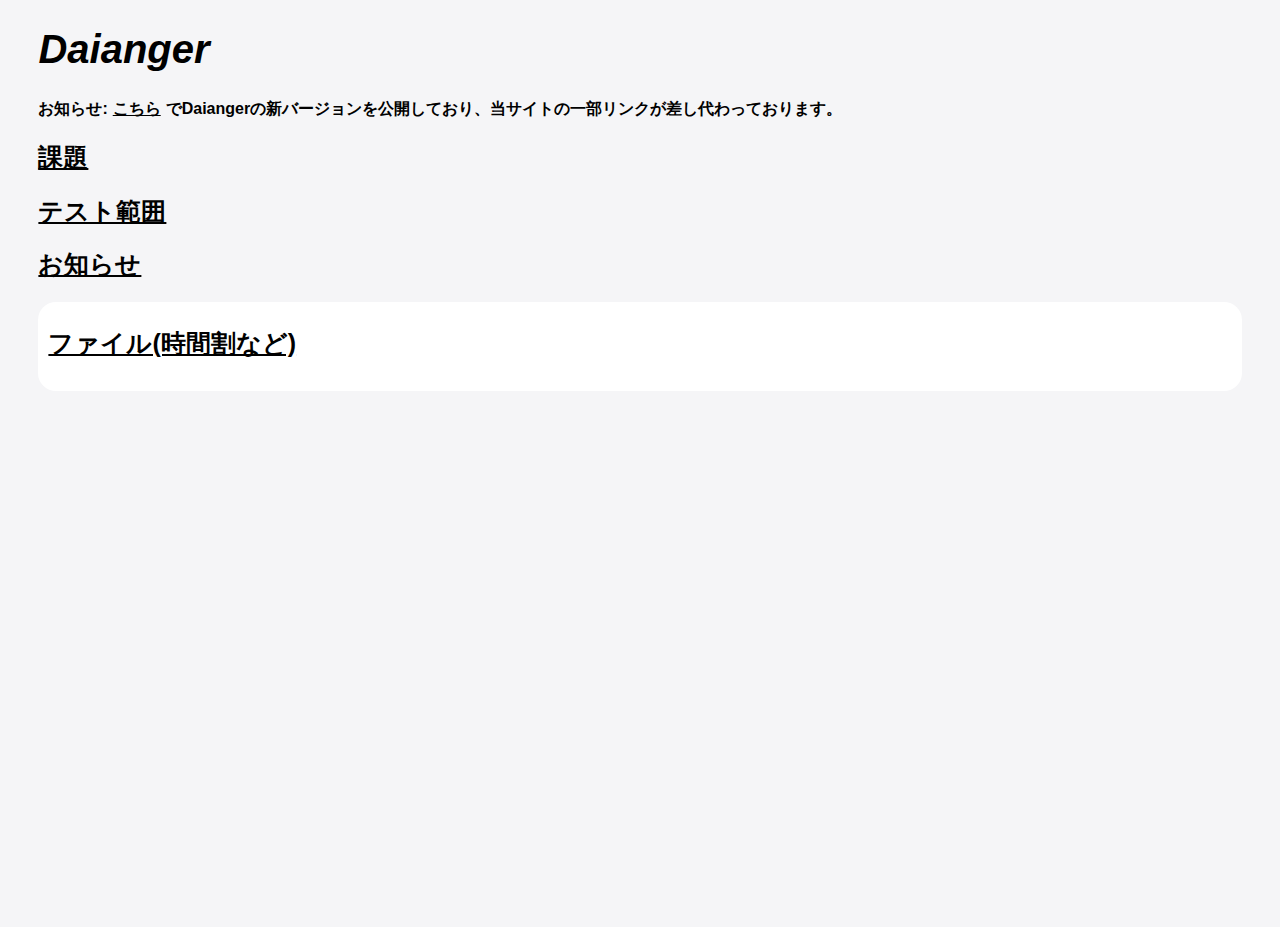
<file: index.html>
<!DOCTYPE html>
<html lang="ja">
<head>
    <meta charset="UTF-8">
    <meta http-equiv="X-UA-Compatible" content="IE=edge">
    <meta name="viewport" content="width=device-width, initial-scale=1.0">
    <title>Daianger(Redirecting page)</title>
</head>
<body>
    <meta http-equiv="refresh" content="0;URL=html/index.html">
</body>
</html>
</file>
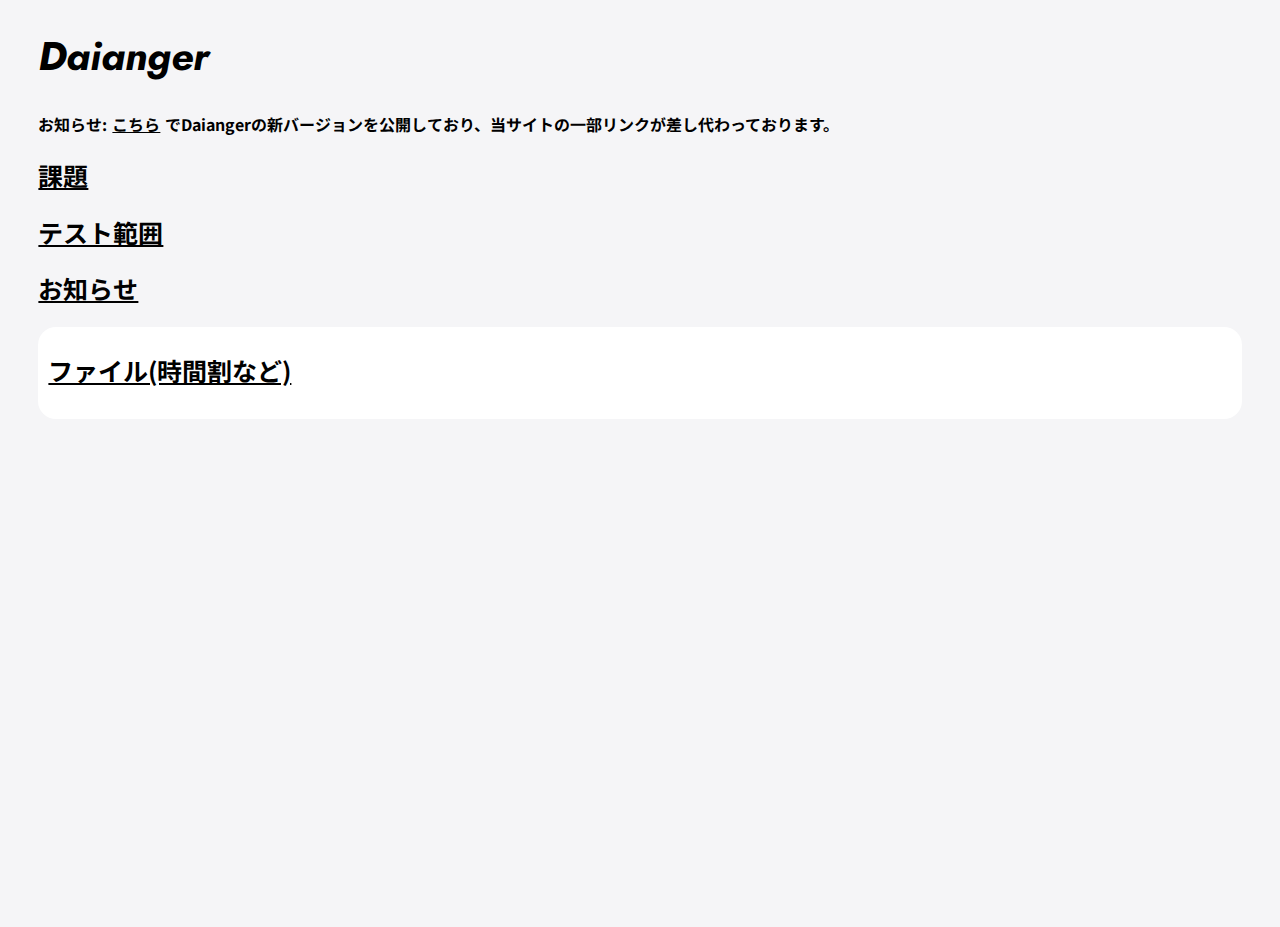
<file: html/index.html>
<!DOCTYPE html>
<html lang="ja">

<head>
    <meta charset="UTF-8">
    <meta http-equiv="X-UA-Compatible" content="IE=edge">
    <meta name="viewport" content="width=device-width, initial-scale=1.0">
    <title>トップページ - Daianger</title>
    <link rel="stylesheet" href="../stylesheet/homework.css">
    <link rel="stylesheet" href="../stylesheet/index.css">
    <link rel="icon" type="image/png" sizes="16x16" href="../image/favicon-16x16.png">
    <meta name="msapplication-TileColor" content="#ffffff">
    <meta name="theme-color" content="#ffffff">
    <link rel="manifest" href="../js/manifest.json">
    <script>if ('serviceWorker' in navigator) {
            navigator.serviceWorker.register('../js/service-worker.js').then(function () {
                console.log("Service Worker is registered!!");
            });
        }
    </script>

</head>

<body>
    <div class="main">
        <div class="homeworks" id="homeworks">
            <h1><span class="italic">Daianger</span></h1>
            <h4 style="margin-top: 0;">お知らせ:<a href="https://daianger.github.io" style="text-decoration: underline; margin-right: 5px; margin-left: 5px;">こちら</a>でDaiangerの新バージョンを公開しており、当サイトの一部リンクが差し代わっております。</h4>
            <ul class="links">
      
               

                    <li>
                        <a href="https://daianger.github.io/homework" style="text-decoration: underline;">
                        <h2>課題</h2>
                    </a>
                    </li>
                    <li>
                        <a href="https://daianger.github.io/exam" style="text-decoration: underline;">
                        <h2>テスト範囲</h2>
                    </a>

                <li>
                    <a href='./things.html' style="text-decoration: underline;">  <h2>お知らせ</h2></a>
                  
                </li>
                <div class="homework">
                    <h2 style="text-decoration: underline;"><a href="https://drive.google.com/drive/folders/1HR_xzDOK6qb96iqZtGWWW25pzV3B8WDb?usp=sharing">ファイル(時間割など)</a></h2>
                 </div>
            </ul>

        </div>
    </div>

    <script src="../js/move.js"></script>
    <script src="../js/db.js"></script>
    <script src="../js/index.js"></script>
    <script>shomework()</script>
</body>

</html>
</file>
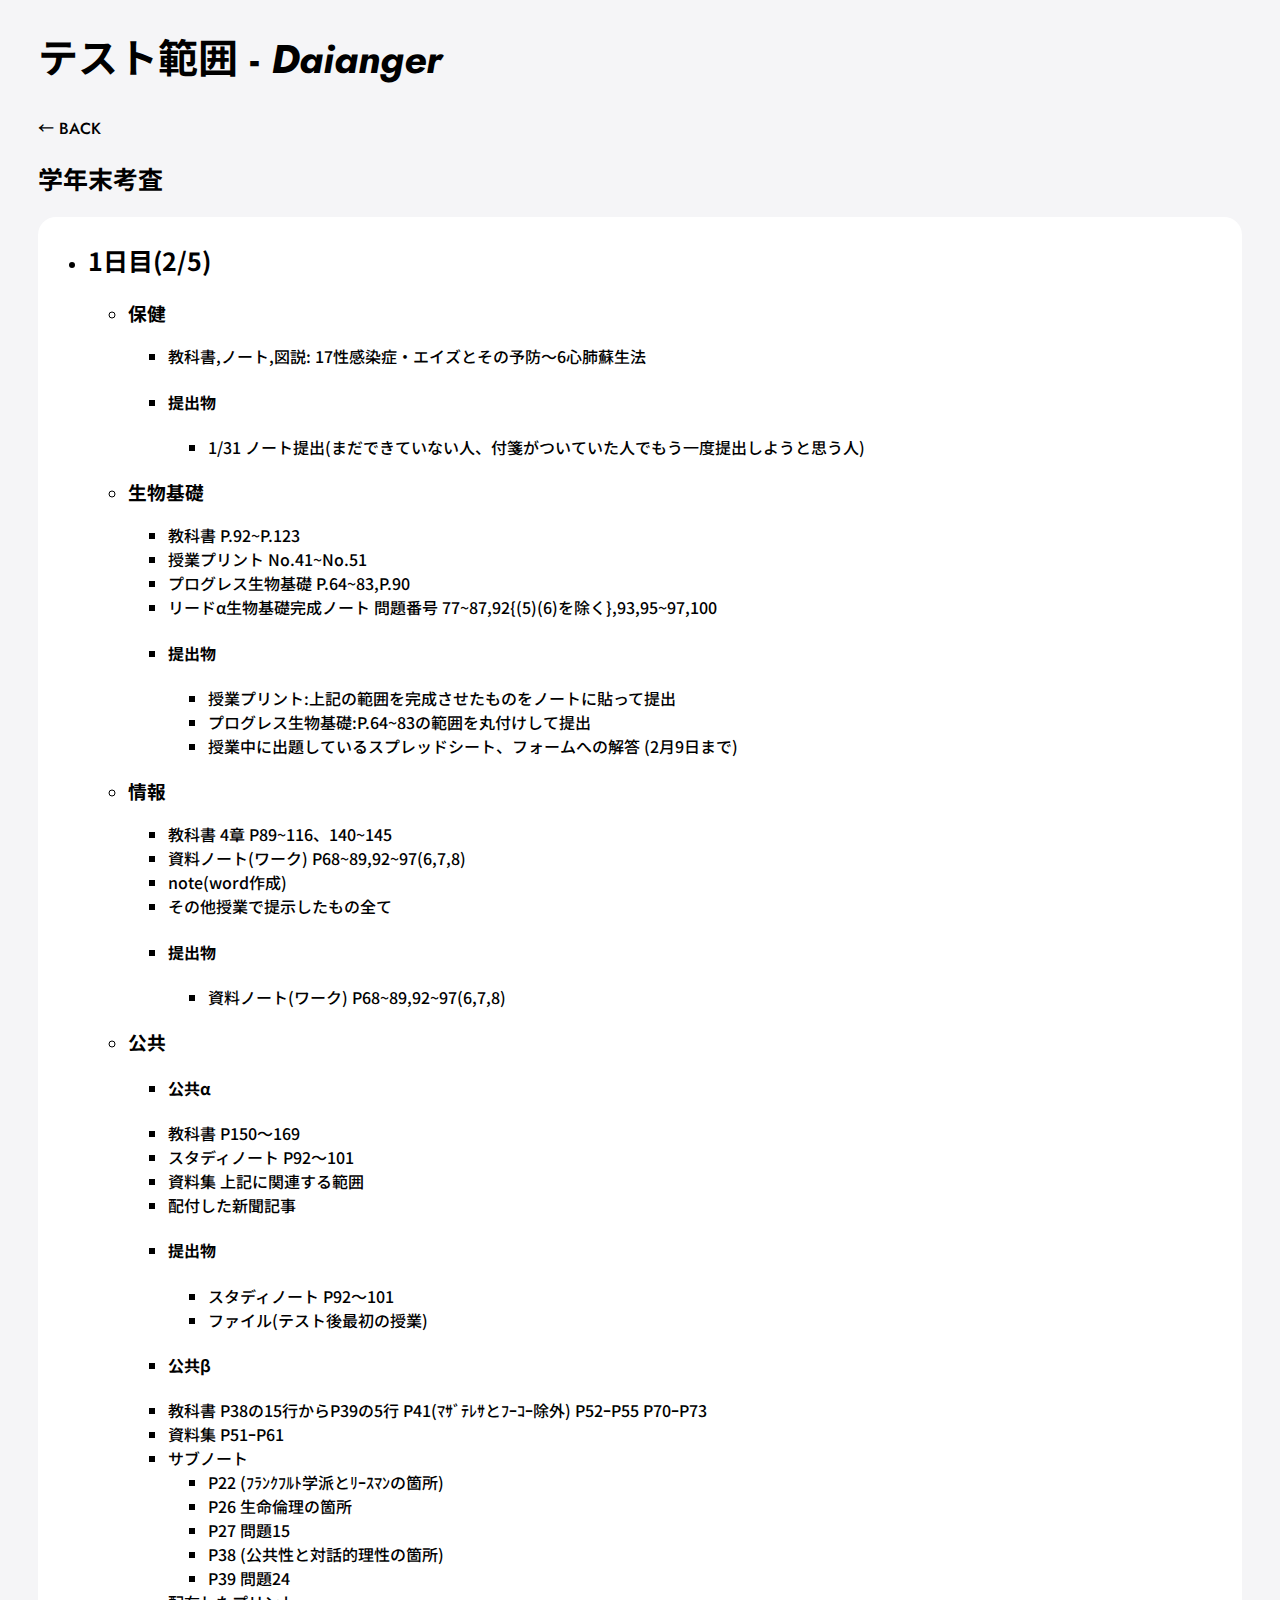
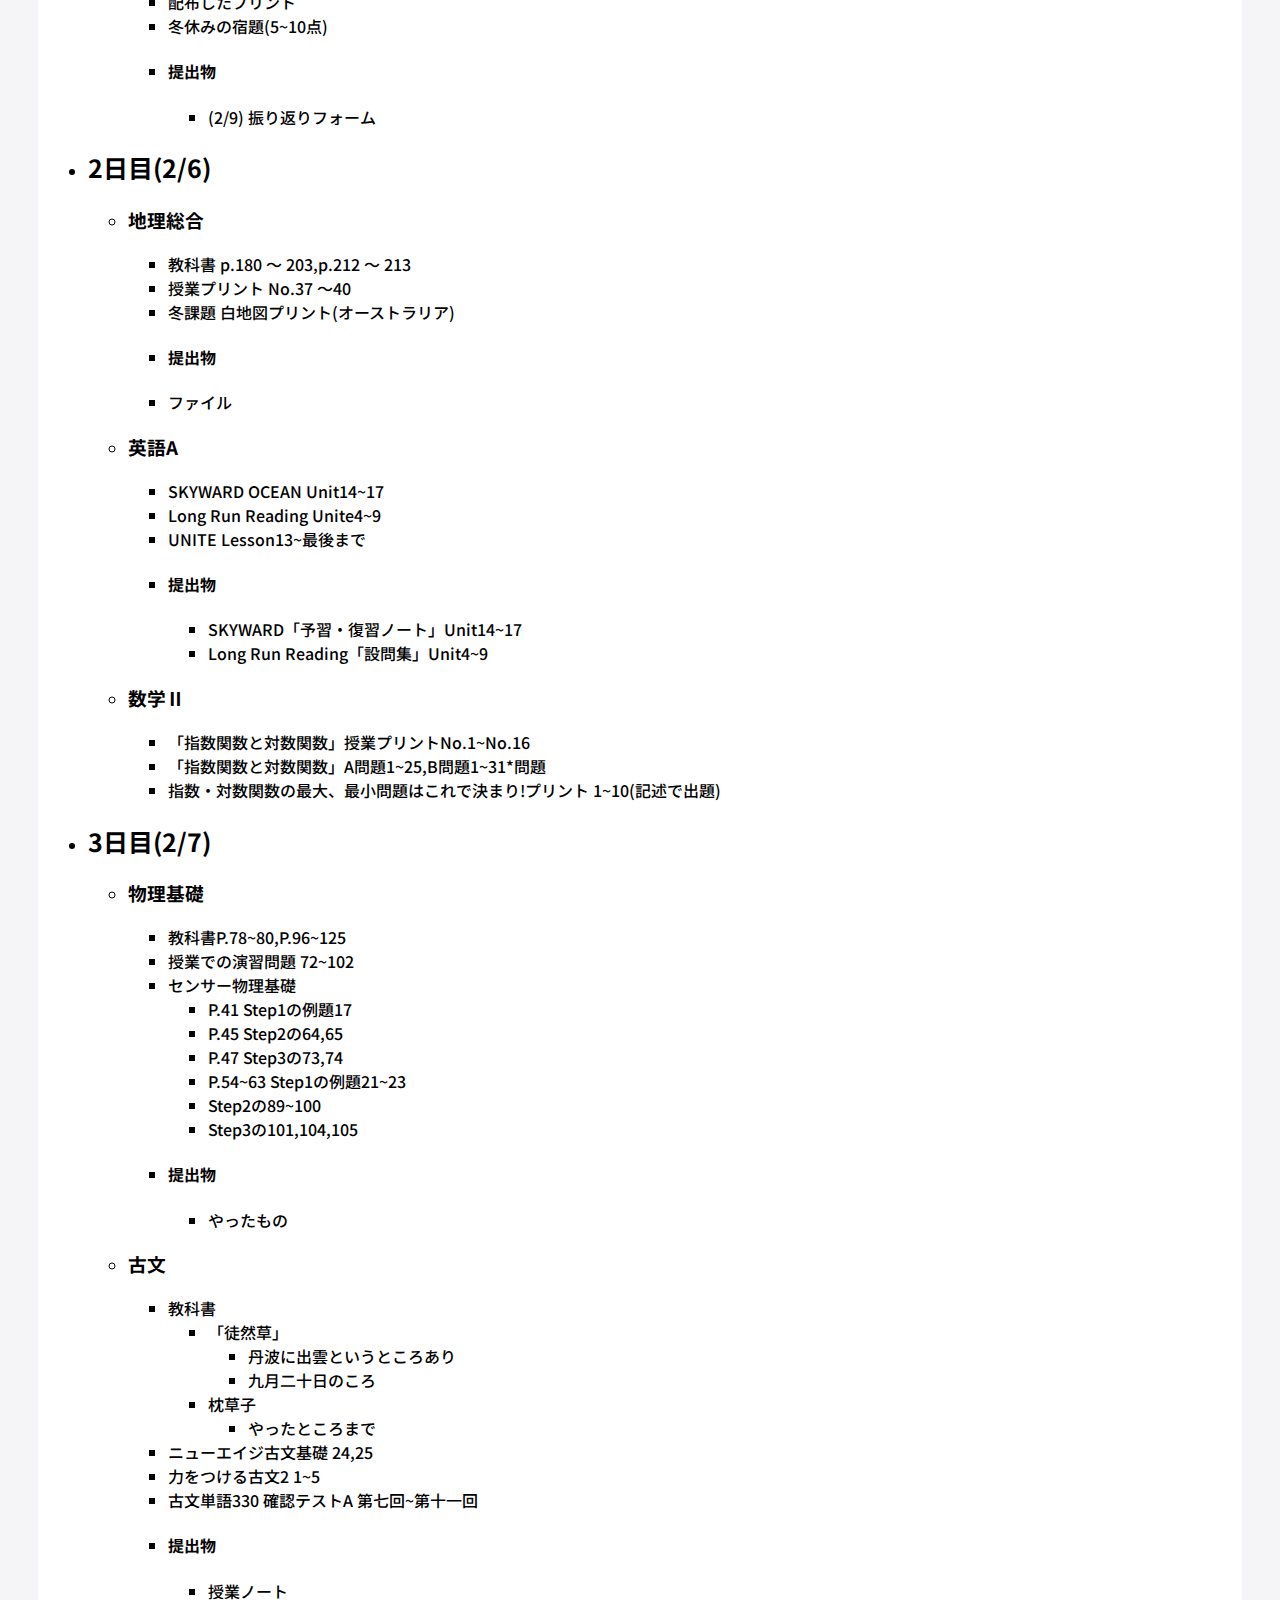
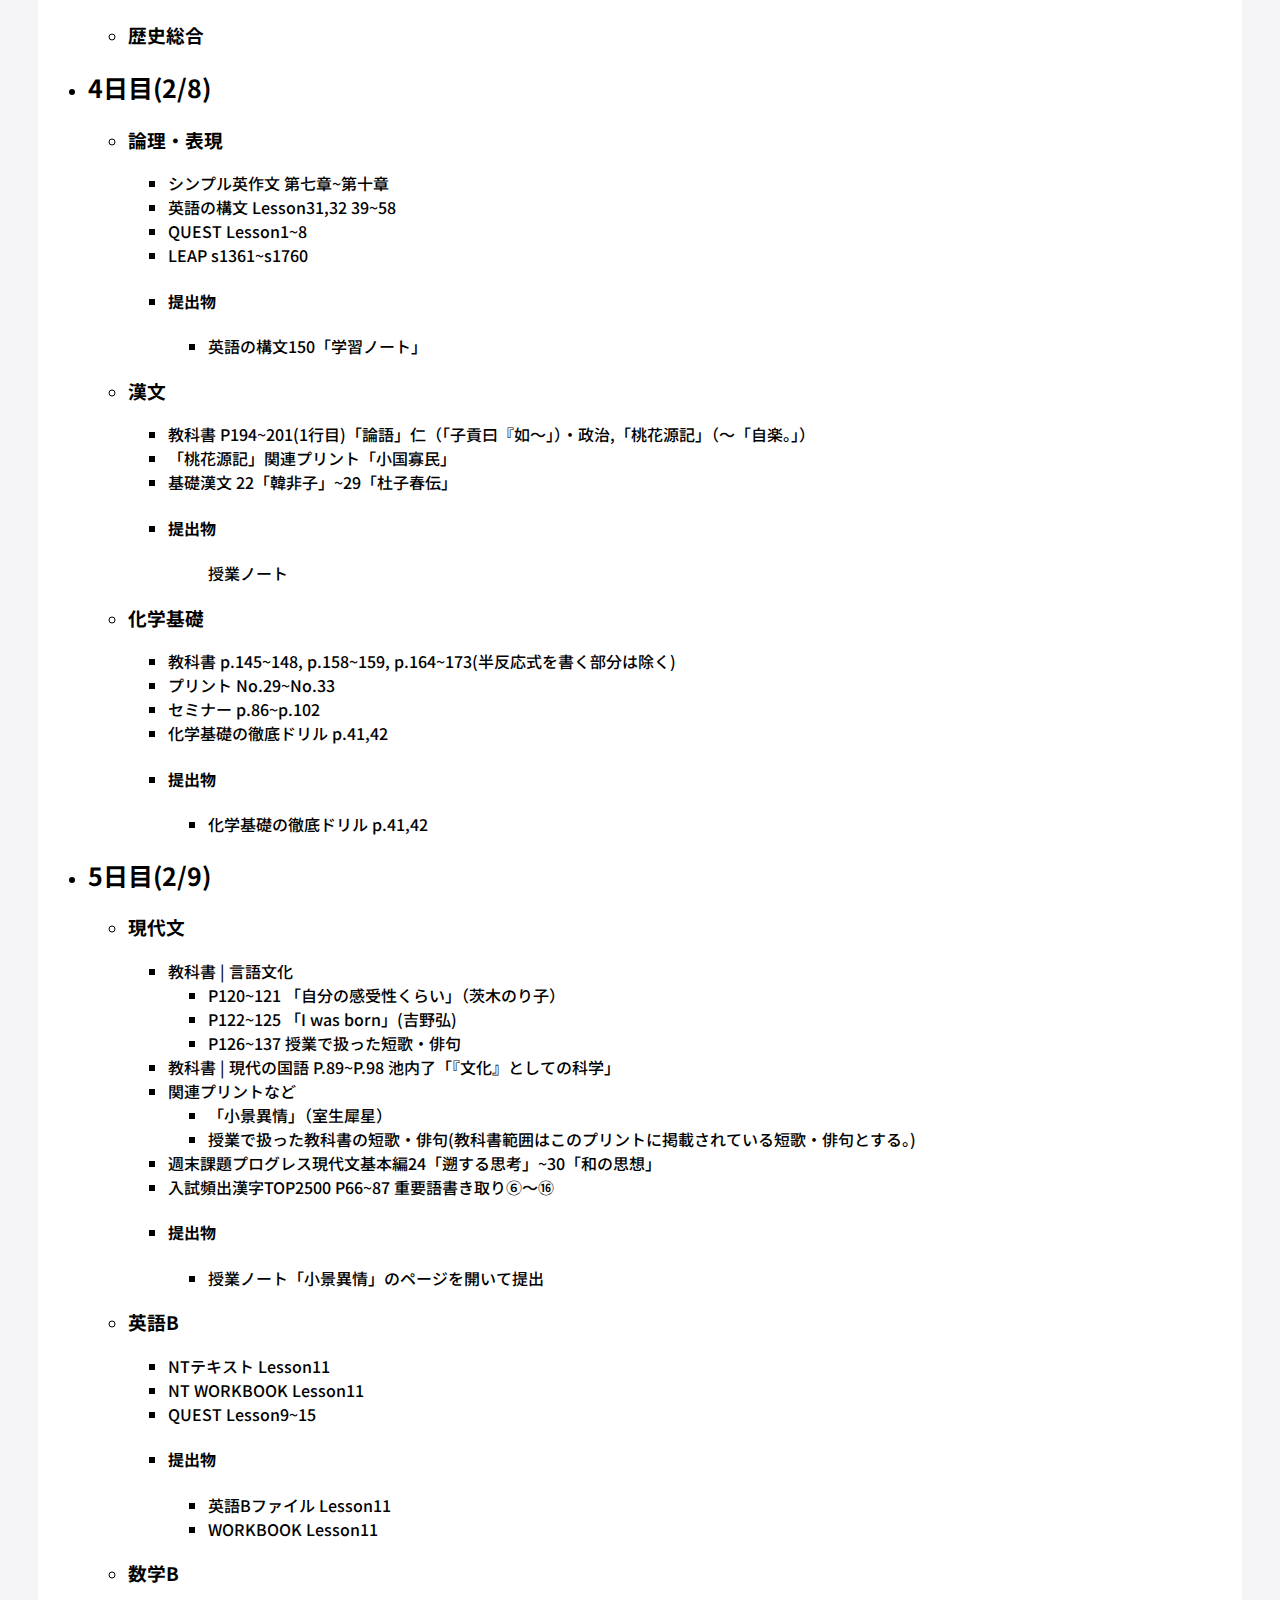
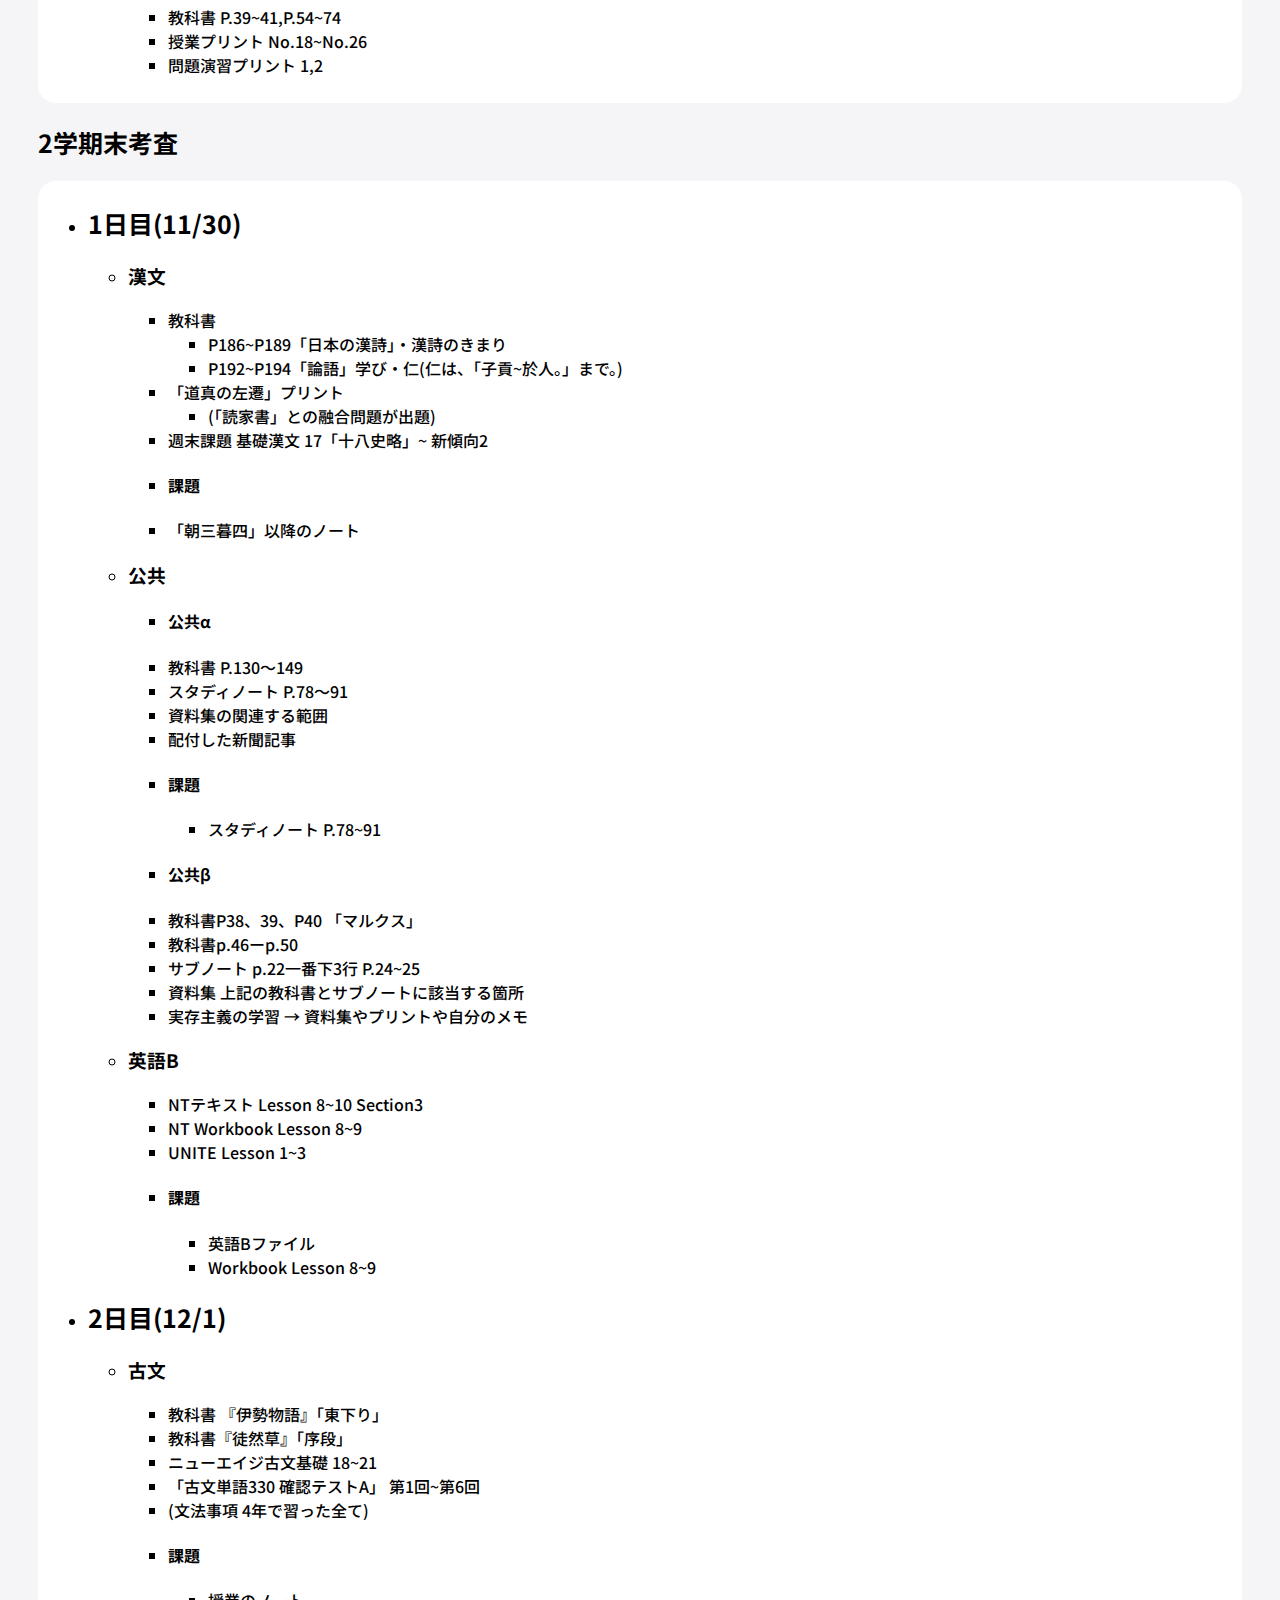
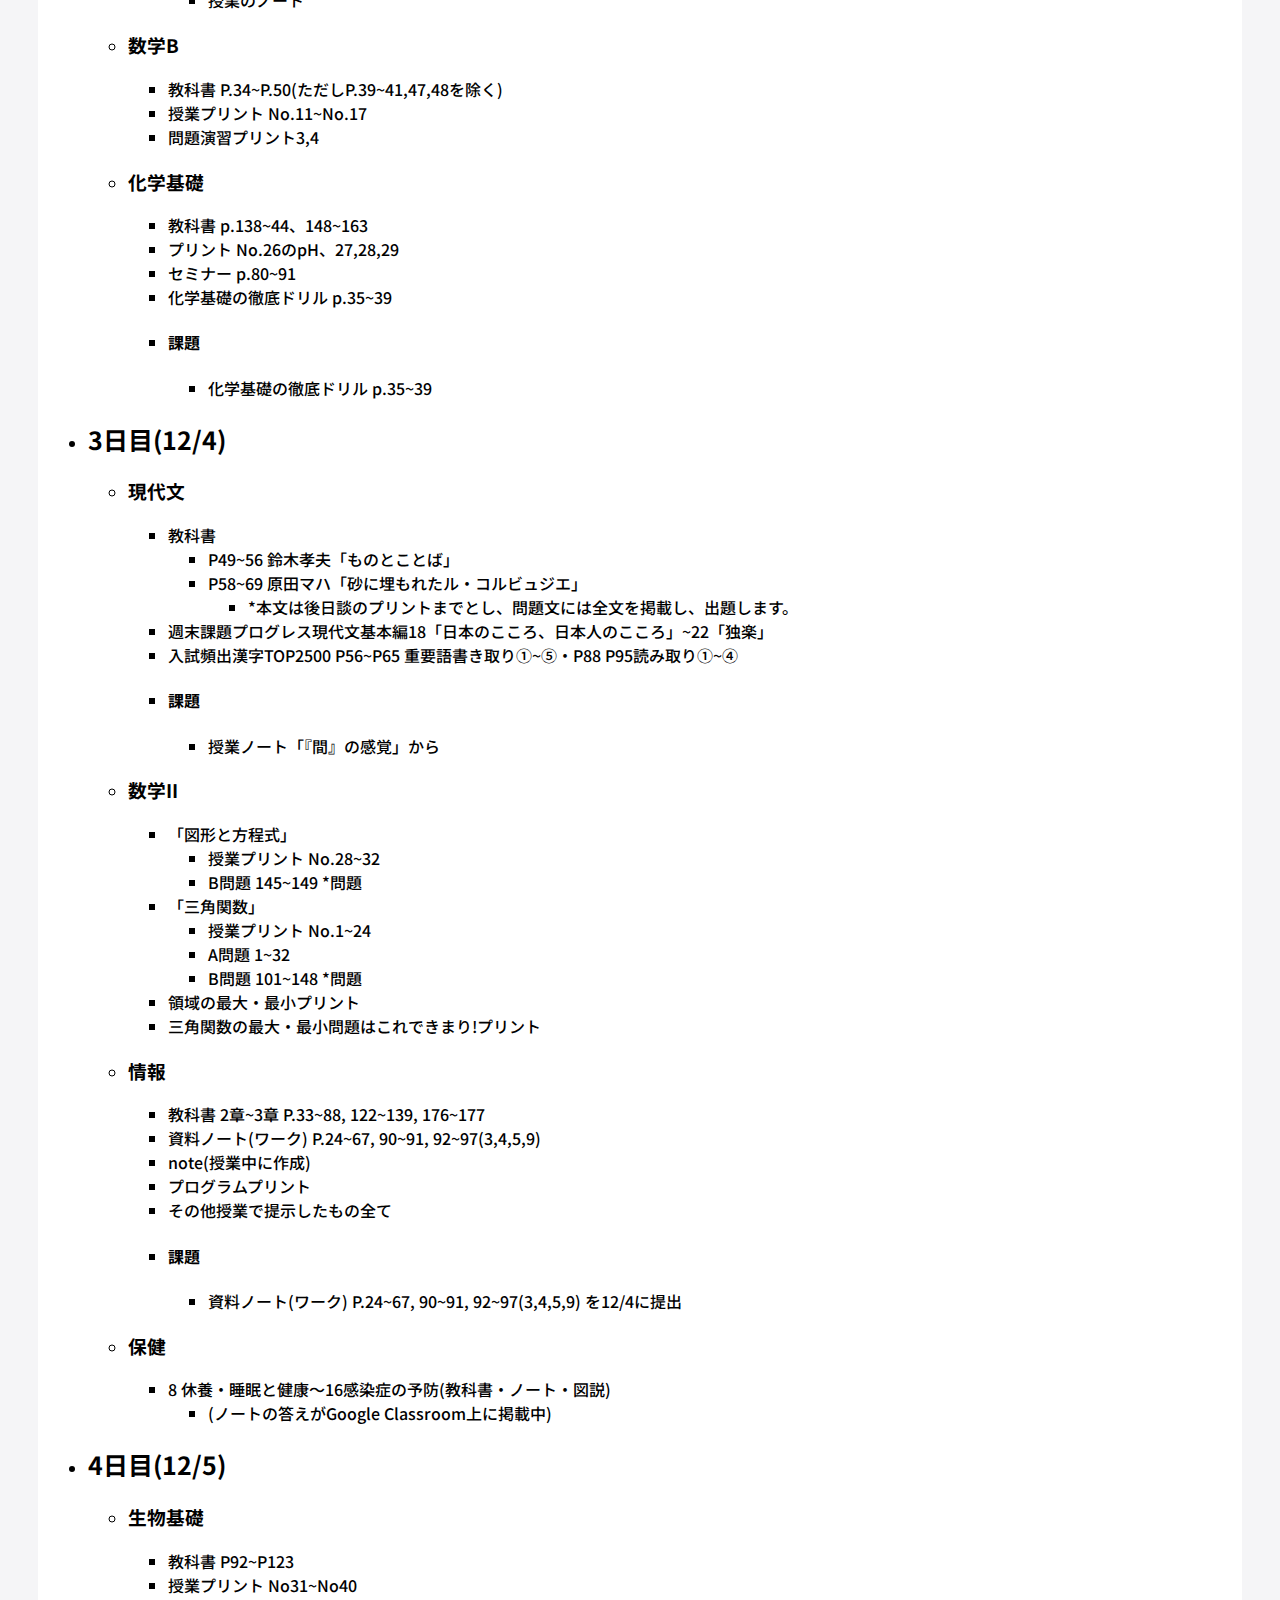
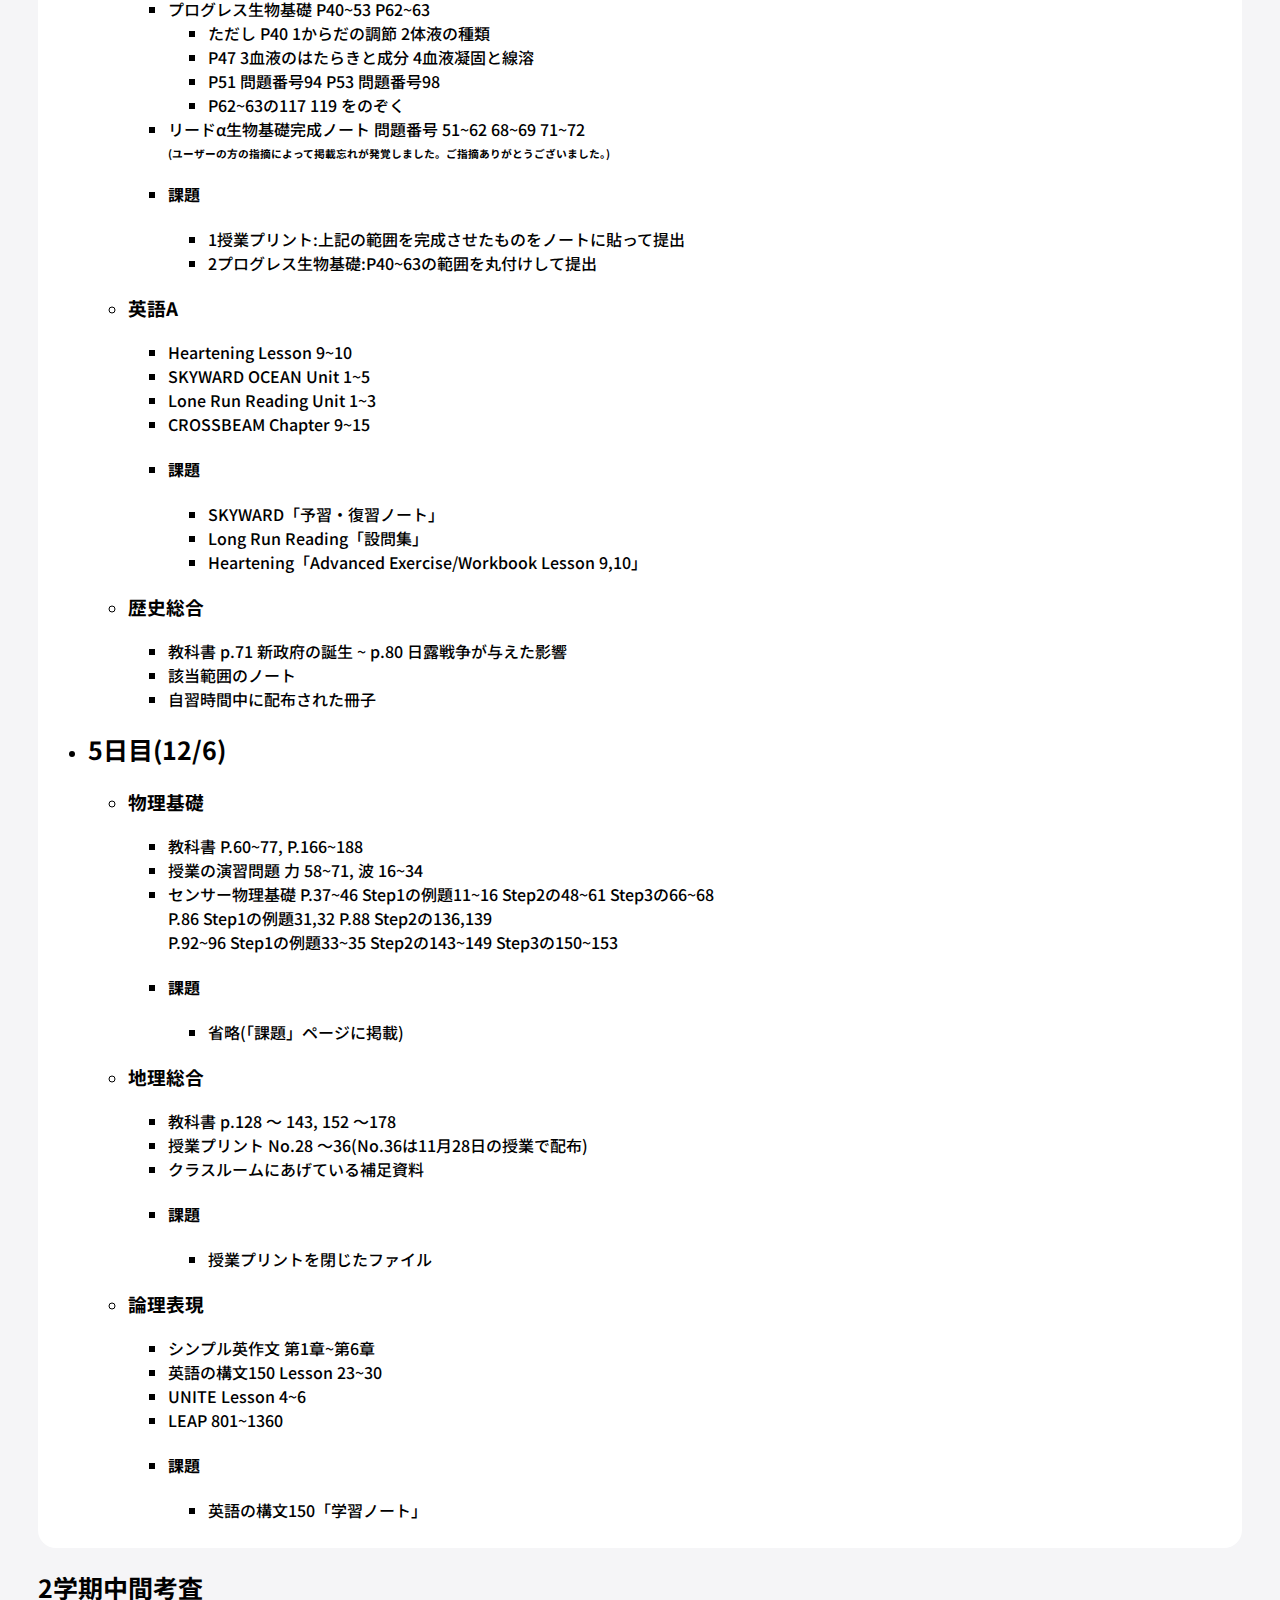
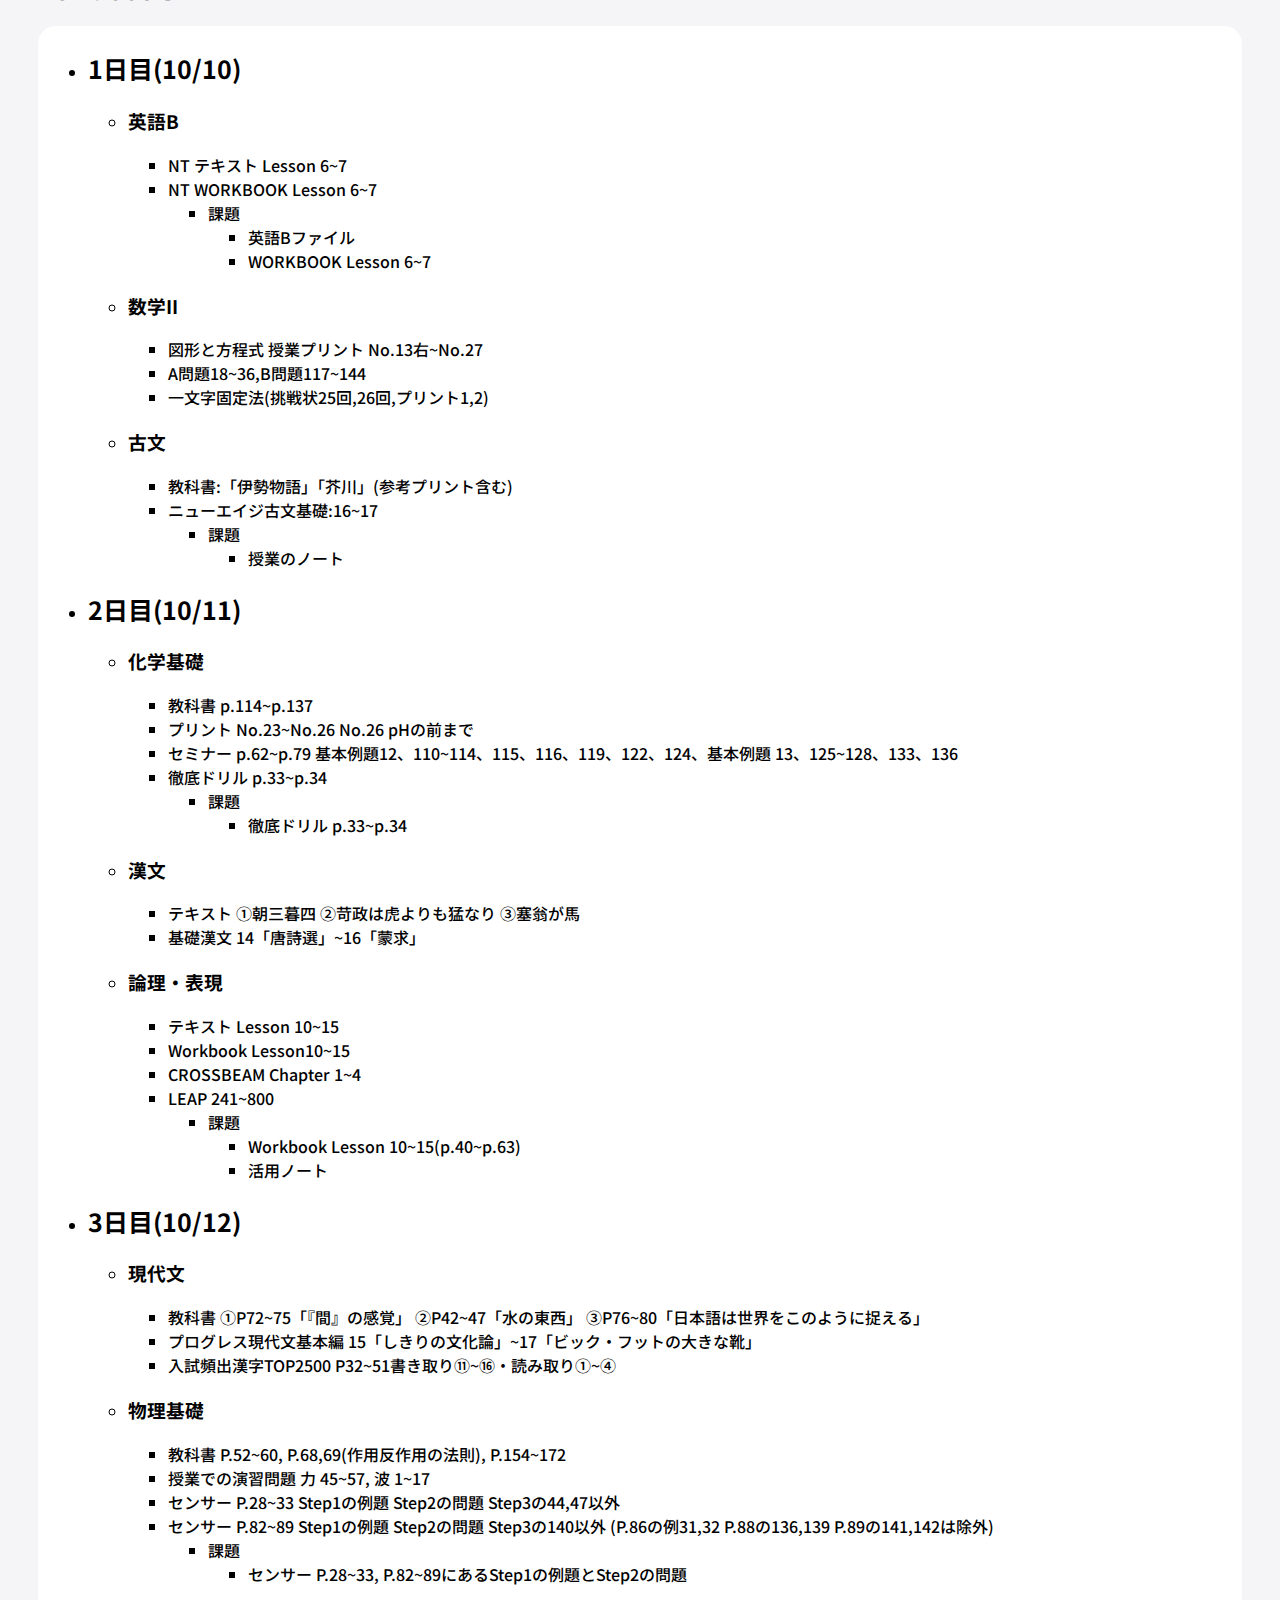
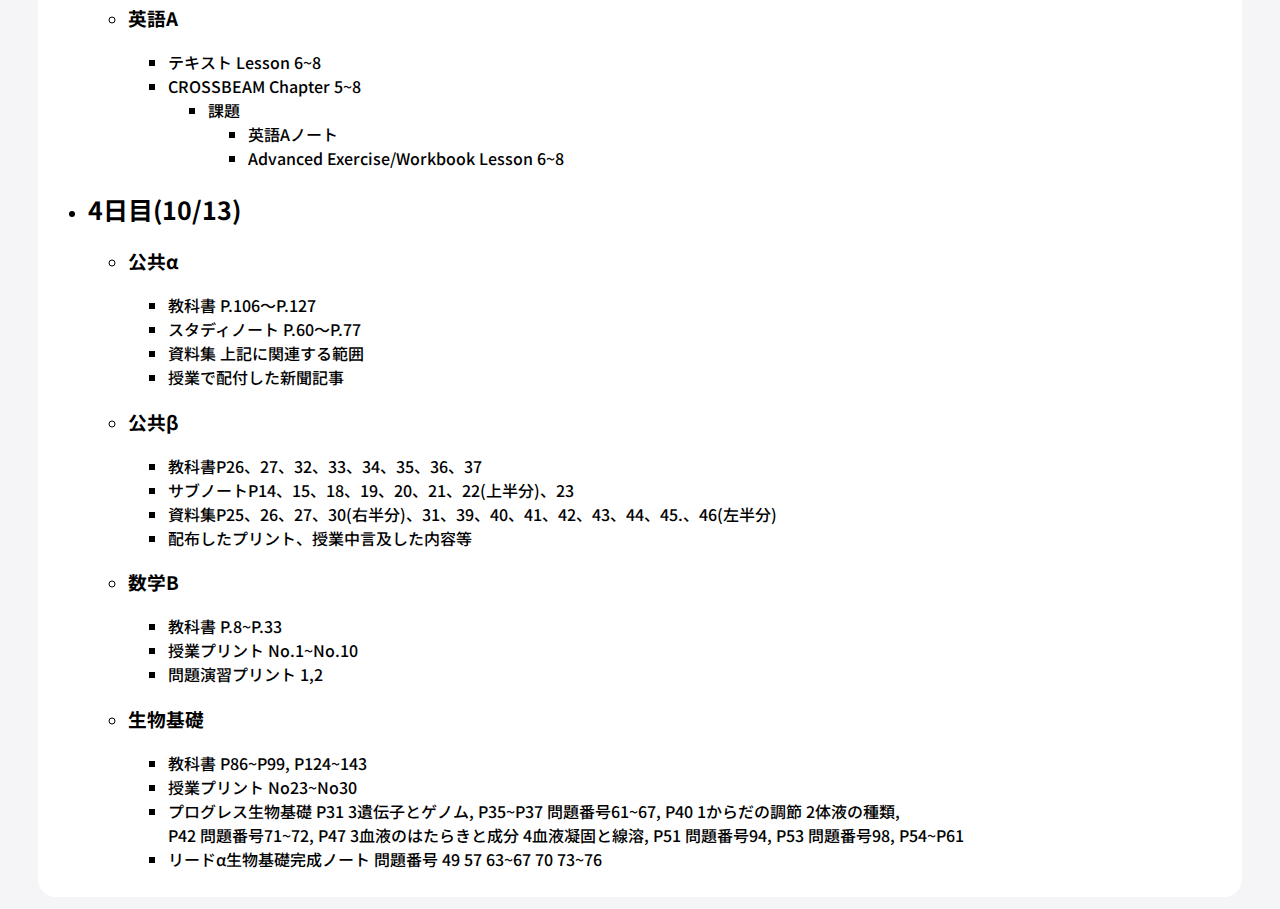
<file: html/exam.html>
<!DOCTYPE html>
<html lang="ja">

<head>
    <meta charset="UTF-8">
    <meta http-equiv="X-UA-Compatible" content="IE=edge">
    <meta name="viewport" content="width=device-width, initial-scale=1.0">
    <title>テスト範囲 - Daianger</title>
    <link rel="stylesheet" href="../stylesheet/homework.css">
    <link rel="icon" type="image/png" sizes="16x16" href="../image/favicon-16x16.png">
    <meta name="msapplication-TileColor" content="#ffffff">
    <meta name="theme-color" content="#ffffff">
    <link rel="manifest" href="../js/manifest.json">
    <script>if ('serviceWorker' in navigator) {
            navigator.serviceWorker.register('../js/service-worker.js').then(function () {
                console.log("Service Worker is registered!!");
            });
        }
    </script>

</head>

<body>
    <div class="main">
        <div class="homeworks" id="homeworks">
            <h1><span class="jap">テスト範囲</span> - <span class="italic">Daianger</span></h1>
            <p class="navi"><a href="./index.html"> ← BACK</a></p>
            <h2>学年末考査</h2>
            <div class="homework" style="padding-right: 10px;">
                <ul>
                    <li>
                        <h2>1日目(2/5)</h2>
                    </li>
                    <ul>
                        <li>
                            <h3>保健</h3>
                        </li>
                        <ul>
                            <li>教科書,ノート,図説: 17性感染症・エイズとその予防〜6心肺蘇生法</li>
                        </ul>
                        <ul>
                            <li>
                                <h4>提出物</h4>
                            </li>
                            <ul>
                                <li>1/31 ノート提出(まだできていない人、付箋がついていた人でもう一度提出しようと思う人)</li>
                            </ul>
                        </ul>
                    </ul>
                    <ul>
                        <li>
                            <h3>生物基礎</h3>
                        </li>
                        <ul>
                            <li>教科書 P.92~P.123</li>
                            <li>授業プリント No.41~No.51</li>
                            <li>プログレス生物基礎 P.64~83,P.90</li>
                            <li>リードα生物基礎完成ノート 問題番号 77~87,92{(5)(6)を除く},93,95~97,100</li>
                        </ul>
                        <ul>
                            <li>
                                <h4>提出物</h4>
                                <ul>
                                    <li>授業プリント:上記の範囲を完成させたものをノートに貼って提出</li>
                                    <li>プログレス生物基礎:P.64~83の範囲を丸付けして提出
                                    </li>
                                    <li>授業中に出題しているスプレッドシート、フォームへの解答 (2月9日まで)</li>
                                </ul>
                            </li>
                        </ul>
                    </ul>
                    <ul>
                        <li>
                            <h3>情報</h3>
                        </li>
                        <ul>
                            <li>教科書 4章 P89~116、140~145</li>
                            <li>資料ノート(ワーク) P68~89,92~97(6,7,8)</li>
                            <li>note(word作成)</li>
                            <li>その他授業で提示したもの全て</li>
                        </ul>
                        <ul>
                            <li>
                                <h4>提出物</h4>
                                <ul>
                                    <li>資料ノート(ワーク) P68~89,92~97(6,7,8)</li>
                                </ul>
                            </li>
                        </ul>
                    </ul>
                    <ul>
                        <li>
                            <h3>公共</h3>
                        </li>
                        <ul>
                            <li>
                                <h4>公共α</h4>
                            </li>
                            <li>教科書 P150〜169</li>
                            <li>スタディノート P92〜101</li>
                            <li>資料集 上記に関連する範囲</li>
                            <li>配付した新聞記事</li>
                            <li>
                                <h4>提出物</h4>
                            </li>
                            <ul>
                                <li>スタディノート P92〜101</li>
                                <li>ファイル(テスト後最初の授業)</li>
                            </ul>
                            <li>
                                <h4>公共β</h4>
                            </li>
                            <li>教科書 P38の15行からP39の5行 P41(ﾏｻﾞﾃﾚｻとﾌｰｺｰ除外) P52ｰP55 P70ｰP73</li>
                            <li>資料集 P51ｰP61</li>
                            <li>サブノート</li>
                            <ul>
                                <li>P22 (ﾌﾗﾝｸﾌﾙﾄ学派とﾘｰｽﾏﾝの箇所)
                                </li>
                                <li>P26 生命倫理の箇所</li>
                                <li>P27 問題15</li>
                                <li>P38 (公共性と対話的理性の箇所)</li>
                                <li>P39 問題24</li>
                            </ul>
                            <li>配布したプリント</li>
                            <li>冬休みの宿題(5~10点)</li>
                        </ul>
                        <ul>
                            <li>
                                <h4>提出物</h4>
                            </li>
                            <ul>
                                <li>(2/9) 振り返りフォーム</li>
                            </ul>
                        </ul>
                    </ul>
                </ul>
                <ul>
                    <li>
                        <h2>2日目(2/6)</h2>
                    </li>
                    <ul>
                        <li>
                            <h3>地理総合</h3>
                        </li>
                        <ul>
                            <li> 教科書 p.180 〜 203,p.212 〜 213
                            </li>
                            <li>授業プリント No.37 〜40</li>
                            <li>冬課題 白地図プリント(オーストラリア)
                            </li>
                        </ul>
                        <ul>
                            <li>
                                <h4>提出物</h4>
                            </li>
                            <li>ファイル</li>
                        </ul>
                    </ul>
                    <ul>
                        <li>
                            <h3>英語A</h3>
                        </li>
                        <ul>
                            <li>SKYWARD OCEAN Unit14~17</li>
                            <li>Long Run Reading Unite4~9</li>
                            <li>UNITE Lesson13~最後まで</li>
                        </ul>
                        <ul>
                            <li>
                                <h4>提出物</h4>
                            </li>
                            <ul>
                                <li>SKYWARD「予習・復習ノート」Unit14~17</li>
                                <li>Long Run Reading「設問集」Unit4~9</li>
                            </ul>
                        </ul>
                    </ul>
                    <ul>
                        <li>
                            <h3>数学Ⅱ</h3>
                        </li>
                        <ul>
                            <li>「指数関数と対数関数」授業プリントNo.1~No.16</li>
                            <li>「指数関数と対数関数」A問題1~25,B問題1~31*問題</li>
                            <li>指数・対数関数の最大、最小問題はこれで決まり!プリント 1~10(記述で出題)</li>
                        </ul>
                    </ul>

                </ul>
                <ul>
                    <li>
                        <h2>3日目(2/7)</h2>
                    </li>
                    <ul>
                        <li>
                            <h3>物理基礎</h3>
                        </li>
                        <ul>
                            <li>教科書P.78~80,P.96~125</li>
                            <li>授業での演習問題 72~102</li>
                            <li>センサー物理基礎</li>
                            <ul>
                                <li>P.41 Step1の例題17</li>
                                <li>P.45 Step2の64,65</li>
                                <li>P.47 Step3の73,74</li>
                                <li>P.54~63 Step1の例題21~23</li>
                                <li>Step2の89~100</li>
                                <li>Step3の101,104,105</li>
                            </ul>
                        </ul>
                        <ul>
                            <li>
                                <h4>提出物</h4>
                            </li>
                            <ul>
                                <li>やったもの</li>
                            </ul>
                        </ul>
                    </ul>
                    <ul>
                        <li>
                            <h3>古文</h3>
                        </li>
                        <ul>
                            <li>教科書</li>
                            <ul>
                                <li>「徒然草」</li>
                                <ul>
                                    <li>丹波に出雲というところあり</li>
                                    <li>九月二十日のころ</li>
                                </ul>
                            </ul>
                            <ul>
                                <li>枕草子</li>
                                <ul>
                                    <li>やったところまで</li>
                                </ul>
                            </ul>
                            <li>ニューエイジ古文基礎 24,25</li>
                            <li>力をつける古文2 1~5</li>
                            <li>古文単語330 確認テストA 第七回~第十一回</li>
                        </ul>
                        <ul>
                            <li>
                                <h4>提出物</h4>
                            </li>
                            <ul>
                                <li>授業ノート</li>
                            </ul>
                        </ul>
                    </ul>
                    <ul>
                        <li>
                            <h3>歴史総合</h3>
                        </li>
                    </ul>

                </ul>
                <ul>
                    <li>
                        <h2>4日目(2/8)</h2>
                    </li>
                    <ul>
                        <li>
                            <h3>論理・表現</h3>
                        </li>
                        <ul>
                            <li>シンプル英作文 第七章~第十章</li>
                            <li>英語の構文 Lesson31,32 39~58</li>
                            <li>QUEST Lesson1~8</li>
                            <li>LEAP s1361~s1760</li>
                        </ul>
                        <ul>
                            <li>
                                <h4>提出物</h4>
                            </li>
                            <ul>
                                <li>英語の構文150「学習ノート」</li>
                            </ul>
                        </ul>
                    </ul>

                    <ul>
                        <li>
                            <h3>漢文</h3>
                        </li>
                        <ul>
                            <li>教科書 P194~201(1行目)「論語」仁（「子貢曰『如～」）・政治,「桃花源記」（～「自楽。」）</li>
                            <li>「桃花源記」関連プリント「小国寡民」</li>
                            <li>基礎漢文 22「韓非子」~29「杜子春伝」</li>
                            <li>
                                <h4>提出物</h4>
                            </li>
                            <ul>授業ノート</ul>
                        </ul>
                    </ul>
                    <ul>
                        <li>
                            <h3>化学基礎</h3>
                        </li>
                        <ul>
                            <li>教科書 p.145~148, p.158~159, p.164~173(半反応式を書く部分は除く)</li>
                            <li>プリント No.29~No.33</li>
                            <li>セミナー p.86~p.102</li>
                            <li>化学基礎の徹底ドリル p.41,42</li>
                            <li>
                                <h4>提出物</h4>
                            </li>
                            <ul>
                                <li>化学基礎の徹底ドリル p.41,42</li>
                            </ul>
                        </ul>
                    </ul>

                </ul>
                <ul>
                    <li>
                        <h2>5日目(2/9)</h2>
                    </li>
                    <ul>
                        <li>
                            <h3>現代文</h3>
                        </li>
                        <ul>
                            <li>教科書 | 言語文化</li>
                            <ul>
                                <li>P120~121 「自分の感受性くらい」（茨木のり子）</li>
                                <li>P122~125 「I was born」(吉野弘)</li>
                                <li>P126~137 授業で扱った短歌・俳句</li>
                            </ul>
                            <li>教科書 | 現代の国語 P.89~P.98 池内了「『文化』としての科学」</li>
                            <li>関連プリントなど</li>
                            <ul>
                                <li>「小景異情」（室生犀星）</li>
                                <li>授業で扱った教科書の短歌・俳句(教科書範囲はこのプリントに掲載されている短歌・俳句とする。)</li>
                            </ul>
                            <li>週末課題プログレス現代文基本編24「遡する思考」~30「和の思想」</li>
                            <li>入試頻出漢字TOP2500 P66~87 重要語書き取り⑥～⑯</li>
                            <li>
                                <h4>提出物</h4>
                            </li>
                            <ul>
                                <li>授業ノート「小景異情」のページを開いて提出</li>
                            </ul>
                        </ul>
                    </ul>
                    <ul>
                        <li>
                            <h3>英語B</h3>
                            <ul>
                                <li>NTテキスト Lesson11</li>
                                <li>NT WORKBOOK Lesson11</li>
                                <li>QUEST Lesson9~15</li>
                                <li>
                                    <h4>提出物</h4>
                                </li>
                                <ul>
                                    <li>英語Bファイル Lesson11</li>
                                    <li>WORKBOOK Lesson11</li>
                                </ul>
                            </ul>
                        </li>
                    </ul>
                    <ul>
                        <li>
                            <h3>数学B</h3>
                        </li>
                        <ul>
                            <li>教科書 P.39~41,P.54~74</li>
                            <li>授業プリント No.18~No.26</li>
                            <li>問題演習プリント 1,2</li>
                        </ul>
                    </ul>

                </ul>
            </div>
            <h2>2学期末考査</h2>
            <div class="homework" style="padding-right: 10px;">
                <!--     <div>
                    <button onclick="">1日目</button>
                    <button onclick="">2日目</button>
                    <button onclick="">3日目</button>
                    <button onclick="">4日目</button>
                    <button onclick="">5日目</button>
                </div>-->

                <ul>
                    <li>
                        <h2>1日目(11/30)</h2>
                    </li>
                    <ul>

                        <!--漢文はじめ-->
                        <li>
                            <h3>漢文</h3>
                        </li>
                        <ul>
                            <li>教科書</li>
                            <ul>
                                <li>P186~P189「日本の漢詩」・漢詩のきまり</li>
                                <li>P192~P194「論語」学び・仁(仁は、「子貢~於人。」まで。)</li>
                            </ul>
                            <li>「道真の左遷」プリント</li>
                            <ul>
                                <li>(「読家書」との融合問題が出題)</li>
                            </ul>
                            <li>週末課題 基礎漢文 17「十八史略」~ 新傾向2</li>
                            <li>
                                <h4>課題</h4>
                            </li>
                            <li>「朝三暮四」以降のノート</li>
                        </ul><!--漢文おわり-->
                        <!--公共はじめ-->
                        <li>
                            <h3>公共</h3>
                        </li>
                        <ul>
                            <li>
                                <h4>公共α</h4>
                            </li>
                            <li>教科書 P.130〜149</li>
                            <li>スタディノート P.78〜91</li>
                            <li>資料集の関連する範囲</li>
                            <li>配付した新聞記事</li>
                            <li>
                                <h4>課題</h4>
                            </li>
                            <ul>
                                <li>スタディノート P.78~91</li>
                            </ul>
                            <li>
                                <h4>公共β</h4>
                            </li>
                            <li>教科書P38、39、P40 「マルクス」</li>
                            <li>教科書p.46ーp.50</li>
                            <li>サブノート p.22一番下3行 P.24~25</li>
                            <li>資料集 上記の教科書とサブノートに該当する箇所</li>
                            <li>実存主義の学習 → 資料集やプリントや自分のメモ</li>
                        </ul><!--公共おわり-->
                        <!--英語Bはじめ-->
                        <li>
                            <h3>英語B</h3>
                        </li>
                        <ul>
                            <li>NTテキスト Lesson 8~10 Section3</li>
                            <li>NT Workbook Lesson 8~9</li>
                            <li>UNITE Lesson 1~3</li>
                            <li>
                                <h4>課題</h4>
                            </li>
                            <ul>
                                <li>英語Bファイル</li>
                                <li>Workbook Lesson 8~9</li>
                            </ul>
                        </ul><!--英語Bおわり-->

                    </ul>

                    <li>
                        <h2>2日目(12/1)</h2>
                    </li>
                    <ul>

                        <!--古文はじめ-->
                        <li>
                            <h3>古文</h3>
                        </li>
                        <ul>
                            <li>教科書 『伊勢物語』「東下り」</li>
                            <li>教科書『徒然草』「序段」</li>
                            <li>ニューエイジ古文基礎 18~21</li>
                            <li>「古文単語330 確認テストA」 第1回~第6回</li>
                            <li>(文法事項 4年で習った全て)</li>
                            <li>
                                <h4>課題</h4>
                            </li>
                            <ul>
                                <li>授業のノート</li>
                            </ul>
                        </ul><!--古文おわり-->
                        <!--数学Bはじめ-->
                        <li>
                            <h3>数学B</h3>
                        </li>
                        <ul>
                            <li>教科書 P.34~P.50(ただしP.39~41,47,48を除く)</li>
                            <li>授業プリント No.11~No.17</li>
                            <li>問題演習プリント3,4</li>
                        </ul><!--数学Bおわり-->
                        <!--化学基礎はじめ-->
                        <li>
                            <h3>化学基礎</h3>
                        </li>
                        <ul>
                            <li>教科書 p.138~44、148~163</li>
                            <li>プリント No.26のpH、27,28,29</li>
                            <li>セミナー p.80~91</li>
                            <li>化学基礎の徹底ドリル p.35~39</li>
                            <li>
                                <h4>課題</h4>
                            </li>
                            <ul>
                                <li>化学基礎の徹底ドリル p.35~39</li>
                            </ul>
                        </ul><!--化学基礎おわり-->

                    </ul>

                    <li>
                        <h2>3日目(12/4)</h2>
                    </li>
                    <ul>

                        <!--現代文はじめ-->
                        <li>
                            <h3>現代文</h3>
                        </li>
                        <ul>
                            <li>教科書</li>
                            <ul>
                                <li>P49~56 鈴木孝夫「ものとことば」</li>
                                <li>P58~69 原田マハ「砂に埋もれたル・コルビュジエ」</li>
                                <ul>
                                    <li>*本文は後日談のプリントまでとし、問題文には全文を掲載し、出題します。</li>
                                </ul>
                            </ul>
                            <li>週末課題プログレス現代文基本編18「日本のこころ、日本人のこころ」~22「独楽」</li>
                            <li>入試頻出漢字TOP2500 P56~P65 重要語書き取り①~⑤・P88 P95読み取り①~④</li>
                            <li>
                                <h4>課題</h4>
                            </li>
                            <ul>
                                <li>授業ノート「『間』の感覚」から</li>
                            </ul>
                        </ul><!--現代文おわり-->
                        <!--数学IIはじめ-->
                        <li>
                            <h3>数学II</h3>
                        </li>
                        <ul>
                            <li>「図形と方程式」</li>
                            <ul>
                                <li>授業プリント No.28~32</li>
                                <li>B問題 145~149 *問題</li>
                            </ul>

                            <li>「三角関数」</li>
                            <ul>
                                <li>授業プリント No.1~24</li>
                                <li>A問題 1~32</li>
                                <li>B問題 101~148 *問題</li>
                            </ul>

                            <li>領域の最大・最小プリント</li>
                            <li>三角関数の最大・最小問題はこれできまり!プリント</li>
                        </ul><!--数学IIおわり-->
                        <!--情報はじめ-->
                        <li>
                            <h3>情報</h3>
                        </li>
                        <ul>
                            <li>教科書 2章~3章 P.33~88, 122~139, 176~177</li>
                            <li>資料ノート(ワーク) P.24~67, 90~91, 92~97(3,4,5,9)</li>
                            <li>note(授業中に作成)</li>
                            <li>プログラムプリント</li>
                            <li>その他授業で提示したもの全て</li>
                            <li>
                                <h4>課題</h4>
                            </li>
                            <ul>
                                <li>資料ノート(ワーク) P.24~67, 90~91, 92~97(3,4,5,9) を12/4に提出</li>
                            </ul>
                        </ul><!--情報おわり-->
                        <!--保健はじめ-->
                        <li>
                            <h3>保健</h3>
                        </li>
                        <ul>
                            <li>8 休養・睡眠と健康〜16感染症の予防(教科書・ノート・図説)</li>
                            <ul>
                                <li>(ノートの答えがGoogle Classroom上に掲載中)</li>
                            </ul>
                        </ul><!--保健おわり-->

                    </ul>

                    <li>
                        <h2>4日目(12/5)</h2>
                    </li>
                    <ul>

                        <!--生物基礎はじめ-->
                        <li>
                            <h3>生物基礎</h3>
                        </li>
                        <ul>
                            <li>教科書 P92~P123</li>
                            <li>授業プリント No31~No40</li>
                            <li>プログレス生物基礎 P40~53 P62~63
                                <ul>
                                    <li>ただし P40 1からだの調節 2体液の種類</li>
                                    <li>P47 3血液のはたらきと成分 4血液凝固と線溶</li>
                                    <li>P51 問題番号94 P53 問題番号98</li>
                                    <li>P62~63の117 119 をのぞく</li>
                                </ul>
                            </li>

                            <li>リードα生物基礎完成ノート 問題番号 51~62 68~69 71~72</li>
                            <h6 style="margin-top: 5px; margin-bottom: 5px;">(ユーザーの方の指摘によって掲載忘れが発覚しました。ご指摘ありがとうございました。)
                            </h6>
                            <li>
                                <h4>課題</h4>
                            </li>
                            <ul>
                                <li>1授業プリント:上記の範囲を完成させたものをノートに貼って提出</li>
                                <li>2プログレス生物基礎:P40~63の範囲を丸付けして提出</li>
                            </ul>

                            </li>
                        </ul><!--生物基礎おわり-->
                        <!--英語Aはじめ-->
                        <li>
                            <h3>英語A</h3>
                        </li>
                        <ul>
                            <li>Heartening Lesson 9~10</li>
                            <li>SKYWARD OCEAN Unit 1~5</li>
                            <li>Lone Run Reading Unit 1~3</li>
                            <li>CROSSBEAM Chapter 9~15</li>
                            <li>
                                <h4>課題</h4>
                            </li>
                            <ul>
                                <li>SKYWARD「予習・復習ノート」</li>
                                <li>Long Run Reading「設問集」</li>
                                <li>Heartening「Advanced Exercise/Workbook Lesson 9,10」</li>
                            </ul>
                        </ul><!--英語Aおわり-->
                        <!--歴史総合はじめ-->
                        <li>
                            <h3>歴史総合</h3>
                        </li>
                        <ul>
                            <li>教科書 p.71 新政府の誕生 ~ p.80 日露戦争が与えた影響</li>
                            <li>該当範囲のノート</li>
                            <li>自習時間中に配布された冊子</li>
                        </ul><!--歴史総合おわり-->

                    </ul>

                    <li>
                        <h2>5日目(12/6)</h2>
                    </li>
                    <ul>

                        <!--物理基礎はじめ-->
                        <li>
                            <h3>物理基礎</h3>
                        </li>
                        <ul>
                            <li>教科書 P.60~77, P.166~188</li>
                            <li>授業の演習問題 力 58~71, 波 16~34</li>
                            <li>センサー物理基礎 P.37~46 Step1の例題11~16 Step2の48~61 Step3の66~68 <br> P.86 Step1の例題31,32 P.88
                                Step2の136,139 <br> P.92~96 Step1の例題33~35 Step2の143~149 Step3の150~153</li>
                            <li>
                                <h4>課題</h4>
                                <ul>
                                    <li>省略(「課題」ページに掲載)</li>
                                </ul>
                            </li>
                        </ul><!--物理基礎おわり-->
                        <!--地理総合はじめ-->
                        <li>
                            <h3>地理総合</h3>
                        </li>
                        <ul>
                            <li>教科書 p.128 〜 143, 152 〜178</li>
                            <li>授業プリント No.28 〜36(No.36は11月28日の授業で配布)</li>
                            <li>クラスルームにあげている補足資料</li>
                            <li>
                                <h4>課題</h4>
                            </li>
                            <ul>
                                <li>授業プリントを閉じたファイル</li>
                            </ul>
                        </ul><!--地理総合おわり-->
                        <!--論理表現はじめ-->
                        <li>
                            <h3>論理表現</h3>
                        </li>
                        <ul>
                            <li>シンプル英作文 第1章~第6章</li>
                            <li>英語の構文150 Lesson 23~30</li>
                            <li>UNITE Lesson 4~6</li>
                            <li>LEAP 801~1360</li>
                            <li>
                                <h4>課題</h4>
                            </li>
                            <ul>
                                <li>英語の構文150「学習ノート」</li>
                            </ul>
                        </ul><!--論理表現おわり-->

                    </ul>
                </ul>
            </div>
            <h2>2学期中間考査</h2>
            <div class="homework" style="padding-right: 10px;">
                <ul>
                    <li>
                        <h2>1日目(10/10)</h2>
                    </li>
                    <!--英語Bはじめ-->
                    <ul>
                        <li>
                            <h3>英語B</h3>
                        </li>
                        <ul>
                            <li>NT テキスト Lesson 6~7</li>
                            <li>NT WORKBOOK Lesson 6~7</li>
                            <ul>
                                <li>課題</li>
                                <ul>
                                    <li>英語Bファイル</li>
                                    <li>WORKBOOK Lesson 6~7</li>
                                </ul>
                            </ul>
                        </ul>
                    </ul>
                    <!--英語Bおわり-->
                    <!--数学IIはじめ-->
                    <ul>
                        <li>
                            <h3>数学II</h3>
                        </li>
                        <ul>
                            <li>図形と方程式 授業プリント No.13右~No.27</li>
                            <li>A問題18~36,B問題117~144</li>
                            <li>一文字固定法(挑戦状25回,26回,プリント1,2)</li>
                        </ul>
                    </ul>
                    <!--数学IIおわり-->
                    <!--古文はじめ-->
                    <ul>
                        <li>
                            <h3>古文</h3>
                        </li>
                        <ul>
                            <li>教科書:「伊勢物語」「芥川」(参考プリント含む)</li>
                            <li>ニューエイジ古文基礎:16~17</li>
                            <ul>
                                <li>課題</li>
                                <ul>
                                    <li>授業のノート</li>
                                </ul>
                            </ul>
                        </ul>
                    </ul>
                    <!--古文おわり-->
                    <li>
                        <h2>2日目(10/11)</h2>
                    </li>
                    <!--化学基礎はじめ-->
                    <ul>
                        <li>
                            <h3>化学基礎</h3>
                        </li>
                        <ul>
                            <li>教科書 p.114~p.137</li>
                            <li>プリント No.23~No.26 No.26 pHの前まで</li>
                            <li>セミナー p.62~p.79 基本例題12、110~114、115、116、119、122、124、基本例題 13、125~128、133、136</li>
                            <li>徹底ドリル p.33~p.34</li>
                            <ul>
                                <li>課題</li>
                                <ul>
                                    <li>徹底ドリル p.33~p.34</li>
                                </ul>
                            </ul>
                        </ul>
                    </ul>
                    <!--化学基礎おわり-->
                    <!--漢文はじめ-->
                    <ul>
                        <li>
                            <h3>漢文</h3>
                        </li>
                        <ul>
                            <li>テキスト
                                ①朝三暮四
                                ②苛政は虎よりも猛なり
                                ③塞翁が馬
                            </li>
                            <li>基礎漢文 14「唐詩選」~16「蒙求」</li>
                        </ul>
                    </ul>
                    <!--漢文おわり-->
                    <!--論理・表現はじめ-->
                    <ul>
                        <li>
                            <h3>論理・表現</h3>
                        </li>
                        <ul>
                            <li>テキスト Lesson 10~15</li>
                            <li>Workbook Lesson10~15</li>
                            <li>CROSSBEAM Chapter 1~4</li>
                            <li>LEAP 241~800</li>
                            <ul>
                                <li>課題</li>
                                <ul>
                                    <li>Workbook Lesson 10~15(p.40~p.63)</li>
                                    <li>活用ノート</li>
                                </ul>
                            </ul>
                        </ul>
                    </ul>
                    <!--論理・表現おわり-->
                    <li>
                        <h2>3日目(10/12)</h2>
                    </li>
                    <!--現代文はじめ-->
                    <ul>
                        <li>
                            <h3>現代文</h3>
                        </li>
                        <ul>
                            <li>教科書
                                ①P72~75「『間』の感覚」
                                ②P42~47「水の東西」
                                ③P76~80「日本語は世界をこのように捉える」
                            </li>
                            <li>プログレス現代文基本編
                                15「しきりの文化論」~17「ビック・フットの大きな靴」</li>
                            <li>入試頻出漢字TOP2500 P32~51書き取り⑪~⑯・読み取り①~④</li>
                        </ul>
                    </ul>
                    <!--現代文おわり-->
                    <!--物理基礎はじめ-->
                    <ul>
                        <li>
                            <h3>物理基礎</h3>
                        </li>
                        <ul>
                            <li>教科書 P.52~60, P.68,69(作用反作用の法則), P.154~172</li>
                            <li>授業での演習問題 力 45~57, 波 1~17</li>
                            <li>センサー P.28~33 Step1の例題 Step2の問題 Step3の44,47以外</li>
                            <li>センサー P.82~89 Step1の例題 Step2の問題 Step3の140以外 (P.86の例31,32 P.88の136,139 P.89の141,142は除外)
                            </li>
                            <ul>
                                <li>課題</li>
                                <ul>
                                    <li>センサー P.28~33, P.82~89にあるStep1の例題とStep2の問題</li>
                                </ul>
                            </ul>
                        </ul>
                    </ul>
                    <!--物理基礎おわり-->
                    <!--英語Aはじめ-->
                    <ul>
                        <li>
                            <h3>英語A</h3>
                        </li>
                        <ul>
                            <li>テキスト Lesson 6~8</li>
                            <li>CROSSBEAM Chapter 5~8</li>
                            <ul>
                                <li>課題</li>
                                <ul>
                                    <li>英語Aノート</li>
                                    <li>Advanced Exercise/Workbook Lesson 6~8</li>
                                </ul>
                            </ul>
                        </ul>
                    </ul>
                    <!--英語Aおわり-->
                    <li>
                        <h2>4日目(10/13)</h2>
                    </li>
                    <!--公共αはじめ-->
                    <ul>
                        <li>
                            <h3>公共α</h3>
                        </li>
                        <ul>
                            <li>教科書 P.106〜P.127</li>
                            <li>スタディノート P.60〜P.77</li>
                            <li>資料集 上記に関連する範囲</li>
                            <li>授業で配付した新聞記事</li>
                        </ul>
                    </ul>
                    <!--公共αおわり-->
                    <!--公共βはじめ-->
                    <ul>
                        <li>
                            <h3>公共β</h3>
                        </li>
                        <ul>
                            <li>教科書P26、27、32、33、34、35、36、37</li>
                            <li>サブノートP14、15、18、19、20、21、22(上半分)、23</li>
                            <li>資料集P25、26、27、30(右半分)、31、39、40、41、42、43、44、45.、46(左半分)</li>
                            <li>配布したプリント、授業中言及した内容等</li>
                        </ul>
                    </ul>
                    <!--公共βおわり-->
                    <!--数学Bはじめ-->
                    <ul>
                        <li>
                            <h3>数学B</h3>
                        </li>
                        <ul>
                            <li>教科書 P.8~P.33</li>
                            <li>授業プリント No.1~No.10</li>
                            <li>問題演習プリント 1,2</li>
                        </ul>
                    </ul>
                    <!--数学Bおわり-->
                    <!--生物基礎はじめ-->
                    <ul>
                        <li>
                            <h3>生物基礎</h3>
                        </li>
                        <ul>
                            <li>教科書 P86~P99, P124~143</li>
                            <li>授業プリント No23~No30</li>
                            <li>プログレス生物基礎 P31 3遺伝子とゲノム, P35~P37 問題番号61~67, P40 1からだの調節 2体液の種類,<br> P42 問題番号71~72, P47
                                3血液のはたらきと成分 4血液凝固と線溶, P51 問題番号94, P53 問題番号98, P54~P61</li>
                            <li>リードα生物基礎完成ノート 問題番号 49 57 63~67 70 73~76
                            </li>
                        </ul>
                    </ul>
                    <!--生物基礎おわり-->
                </ul>
            </div>


        </div>

    </div>
    <script src="../js/move.js"></script>
    <!--今後の更新案
    日付ごとにまとめる
    項目の折りたたみ
    通知
    チェックリスト
    PWA化
    背景色などデザイン
    -->
</body>

</html>
</file>
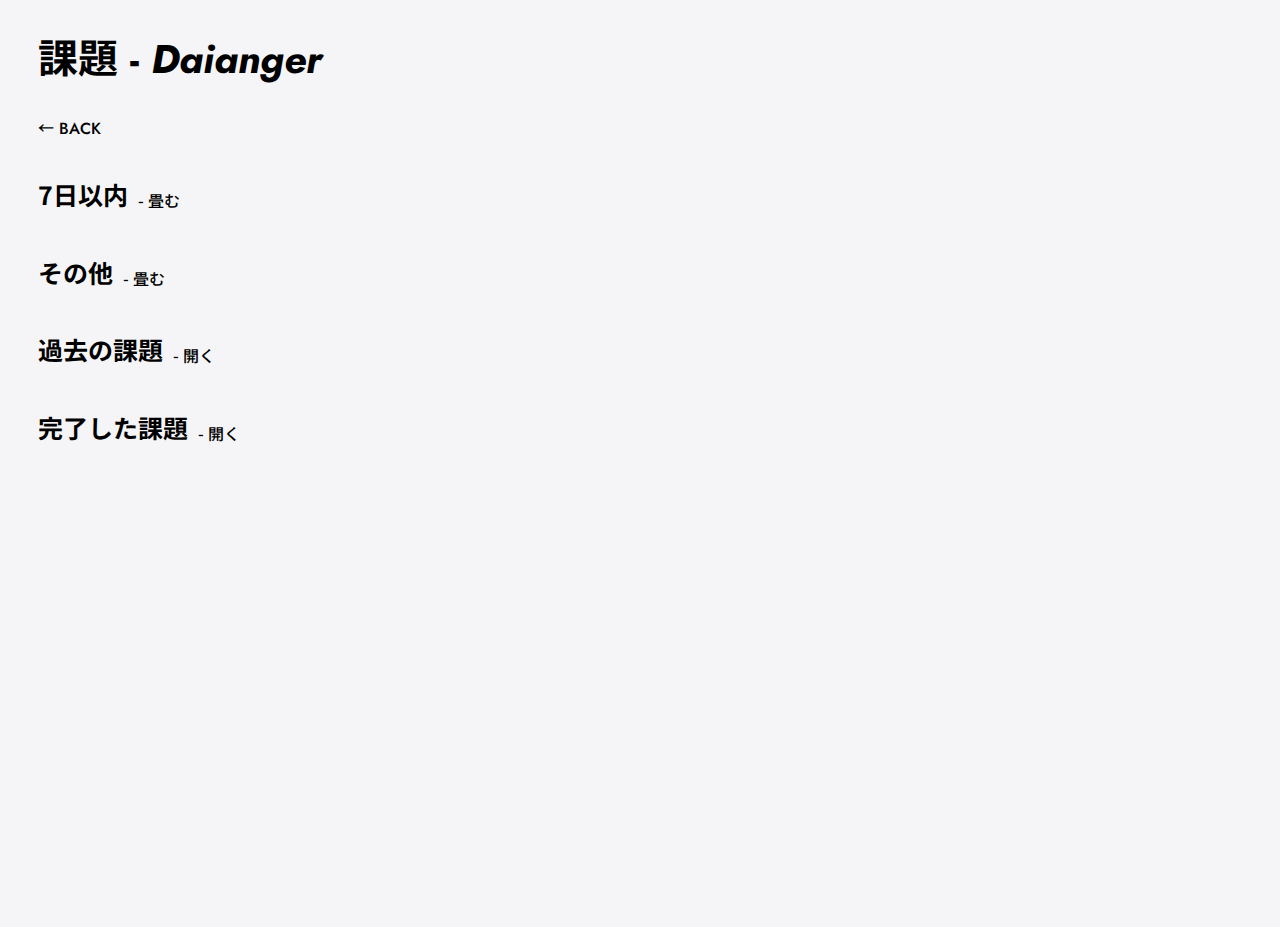
<file: html/homework.html>
<!DOCTYPE html>
<html lang="ja">

<head>
    <meta charset="UTF-8">
    <meta http-equiv="X-UA-Compatible" content="IE=edge">
    <meta name="viewport" content="width=device-width, initial-scale=1.0">
    <title>課題 - Daianger</title>
    <link rel="stylesheet" href="../stylesheet/homework.css">
    <link rel="icon" type="image/png" sizes="16x16" href="../image/favicon-16x16.png">
    <meta name="msapplication-TileColor" content="#ffffff">
    <meta name="theme-color" content="#ffffff">
    <link rel="manifest" href="../js/manifest.json">
    <script>if ('serviceWorker' in navigator) {
            navigator.serviceWorker.register('../js/service-worker.js').then(function () {
                console.log("Service Worker is registered!!");
            });
        }
    </script>

</head>

<body>
    <div class="main">
        <div class="homeworks" id="homeworks">

            <h1>課題 - <span class="italic">Daianger</span></h1>
            <p class="navi"><a href="./index.html"> ← BACK</a></p>
            </h2>
            <div class="box">
                <h2>7日以内</h2>
                <p onclick="change('upcoming')" id="upcstate">- 畳む</p>
            </div>
            <div id="upcoming"></div>
            <div class="box">
                <h2>その他</h2>
                <p onclick="change('others')" id="othersstate">- 畳む</p>
            </div>
            <div id="others"></div>
            <div class="box">
                <h2>過去の課題</h2>
                <p onclick="change('past')" id="paststate">- 畳む</p>
            </div>
            <div id="past"></div>
            <div class="box">
                <h2>完了した課題</h2>
                <p onclick="change('finished')" id="finishedstate">- 畳む</p>
            </div>
            <div id="finished"></div>


        </div>
    </div>
    <script src="../js/db.js"></script>
    <script src="../js/homework.js"></script>
    <script src="../js/move.js"></script>
    <!--今後の更新案
    通知
    チェックリスト
    -->
</body>

</html>
</file>
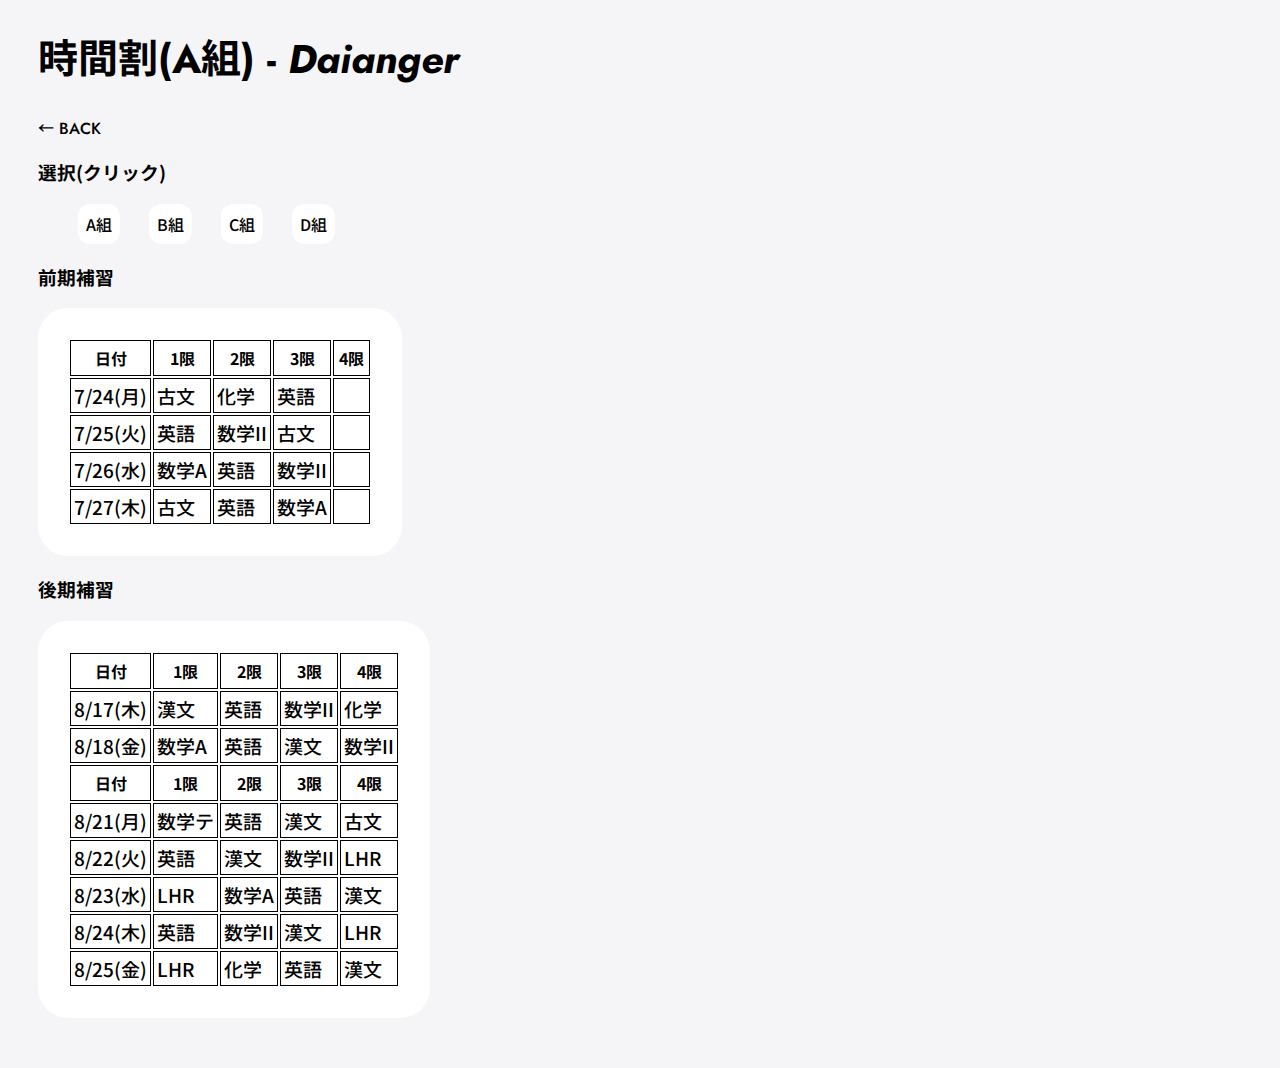
<file: html/schedule.html>
<!DOCTYPE html>
<html lang="ja">

<head>
    <meta charset="UTF-8">
    <meta http-equiv="X-UA-Compatible" content="IE=edge">
    <meta name="viewport" content="width=device-width, initial-scale=1.0">
    <title>時間割</title>
    <link rel="stylesheet" href="../stylesheet/homework.css">
    <link rel="icon" type="image/png" sizes="16x16" href="../image/favicon-16x16.png">
    <meta name="msapplication-TileColor" content="#ffffff">
    <meta name="theme-color" content="#ffffff">
    <link rel="manifest" href="../js/manifest.json">
    <script>if ('serviceWorker' in navigator) {
            navigator.serviceWorker.register('../js/service-worker.js').then(function () {
                console.log("Service Worker is registered!!");
            });
        }
    </script>

</head>

<body>
    <div class="main" id="main">
        <div class="homeworks" id="homeworks">
            <h1>時間割<span id="clas"></span> - <span class="italic">Daianger</span></h1>
            <p class="navi"><a href="./index.html"> ← BACK</a></p>
            <h3>選択(クリック)</h3>
            <ul>
                <li onclick="sort('A')">A組</li>
                <li onclick="sort('B')">B組</li>
                <li onclick="sort('C')">C組</li>
                <li onclick="sort('D')">D組</li>
            </ul>
            <h3>前期補習</h3>
            <table>
                <tr>
                    <th>日付</th>
                    <th>1限</th>
                    <th>2限</th>
                    <th>3限</th>
                    <th>4限</th>
                </tr>
                <tr>
                    <td>7/24(月)</td>
                    <td id="724-1"></td>
                    <td id="724-2"></td>
                    <td id="724-3"></td>
                    <td></td>
                </tr>
                <tr>
                    <td>7/25(火)</td>
                    <td id="725-1"></td>
                    <td id="725-2"></td>
                    <td id="725-3"></td>
                    <td></td>
                </tr>
                <tr>
                    <td>7/26(水)</td>
                    <td id="726-1"></td>
                    <td id="726-2"></td>
                    <td id="726-3"></td>
                    <td></td>
                </tr>
                <tr>
                    <td>7/27(木)</td>
                    <td id="727-1"></td>
                    <td id="727-2"></td>
                    <td id="727-3"></td>
                    <td></td>
                </tr>
            </table>
            <h3>後期補習</h3>
            <table>
                <tr>
                    <th>日付</th>
                    <th>1限</th>
                    <th>2限</th>
                    <th>3限</th>
                    <th>4限</th>
                </tr>
                <tr>
                    <td>8/17(木)</td>
                    <td id="817-1"></td>
                    <td id="817-2"></td>
                    <td id="817-3"></td>
                    <td id="817-4"></td>
                </tr>
                <tr>
                    <td>8/18(金)</td>
                    <td id="818-1"></td>
                    <td id="818-2"></td>
                    <td id="818-3"></td>
                    <td id="818-4"></td>
                </tr>
                <tr>
                    <th>日付</th>
                    <th>1限</th>
                    <th>2限</th>
                    <th>3限</th>
                    <th>4限</th>
                </tr>
                <tr>
                    <td>8/21(月)</td>
                    <td id="821-1"></td>
                    <td id="821-2"></td>
                    <td id="821-3"></td>
                    <td id="821-4"></td>
                </tr>
                <tr>
                    <td>8/22(火)</td>
                    <td id="822-1"></td>
                    <td id="822-2"></td>
                    <td id="822-3"></td>
                    <td id="822-4"></td>
                </tr>
                <tr>
                    <td>8/23(水)</td>
                    <td id="823-1"></td>
                    <td id="823-2"></td>
                    <td id="823-3"></td>
                    <td id="823-4"></td>
                </tr>
                <tr>
                    <td>8/24(木)</td>
                    <td id="824-1"></td>
                    <td id="824-2"></td>
                    <td id="824-3"></td>
                    <td id="824-4"></td>
                </tr>
                <tr>
                    <td>8/25(金)</td>
                    <td id="825-1"></td>
                    <td id="825-2"></td>
                    <td id="825-3"></td>
                    <td id="825-4"></td>
                </tr>
            </table>
        </div>
        <script src="../js/move.js"></script>
        <script src="../js/schedule.js"></script>
    </div>

    <style>
        body {
            padding-bottom: 50px;
        }

        table {
            padding: 30px;
            border-radius: 30px;
        }

        th {
            padding: auto;
        }

        @media (prefers-color-scheme: light) {
            body {
                background-color: #F5F5F7;
                color: black;
            }

            table {
                background-color: white;
            }

            table th,
            table td {
                border: solid 1px black;
            }
            li{
                background-color: white;
            }
        }

        @media (prefers-color-scheme: dark) {
            body {
                background-color: #000000;
                color: white;
            }

            table {
                background-color: #1D1D1F;
            }

            table th,
            table td {
                border: solid 1px white;
            }
            li{
                background-color: #1D1D1F;
            }
        }

        th {
            padding: 5px;
        }

        td {
            padding: 3px;
        }

        ul {
            list-style: none;
        }
        li{
            display: inline-block;
            padding: 8px;
            border-radius: 30%;
            margin-right: 25px;
        }
    </style>
</body>

</html>
</file>
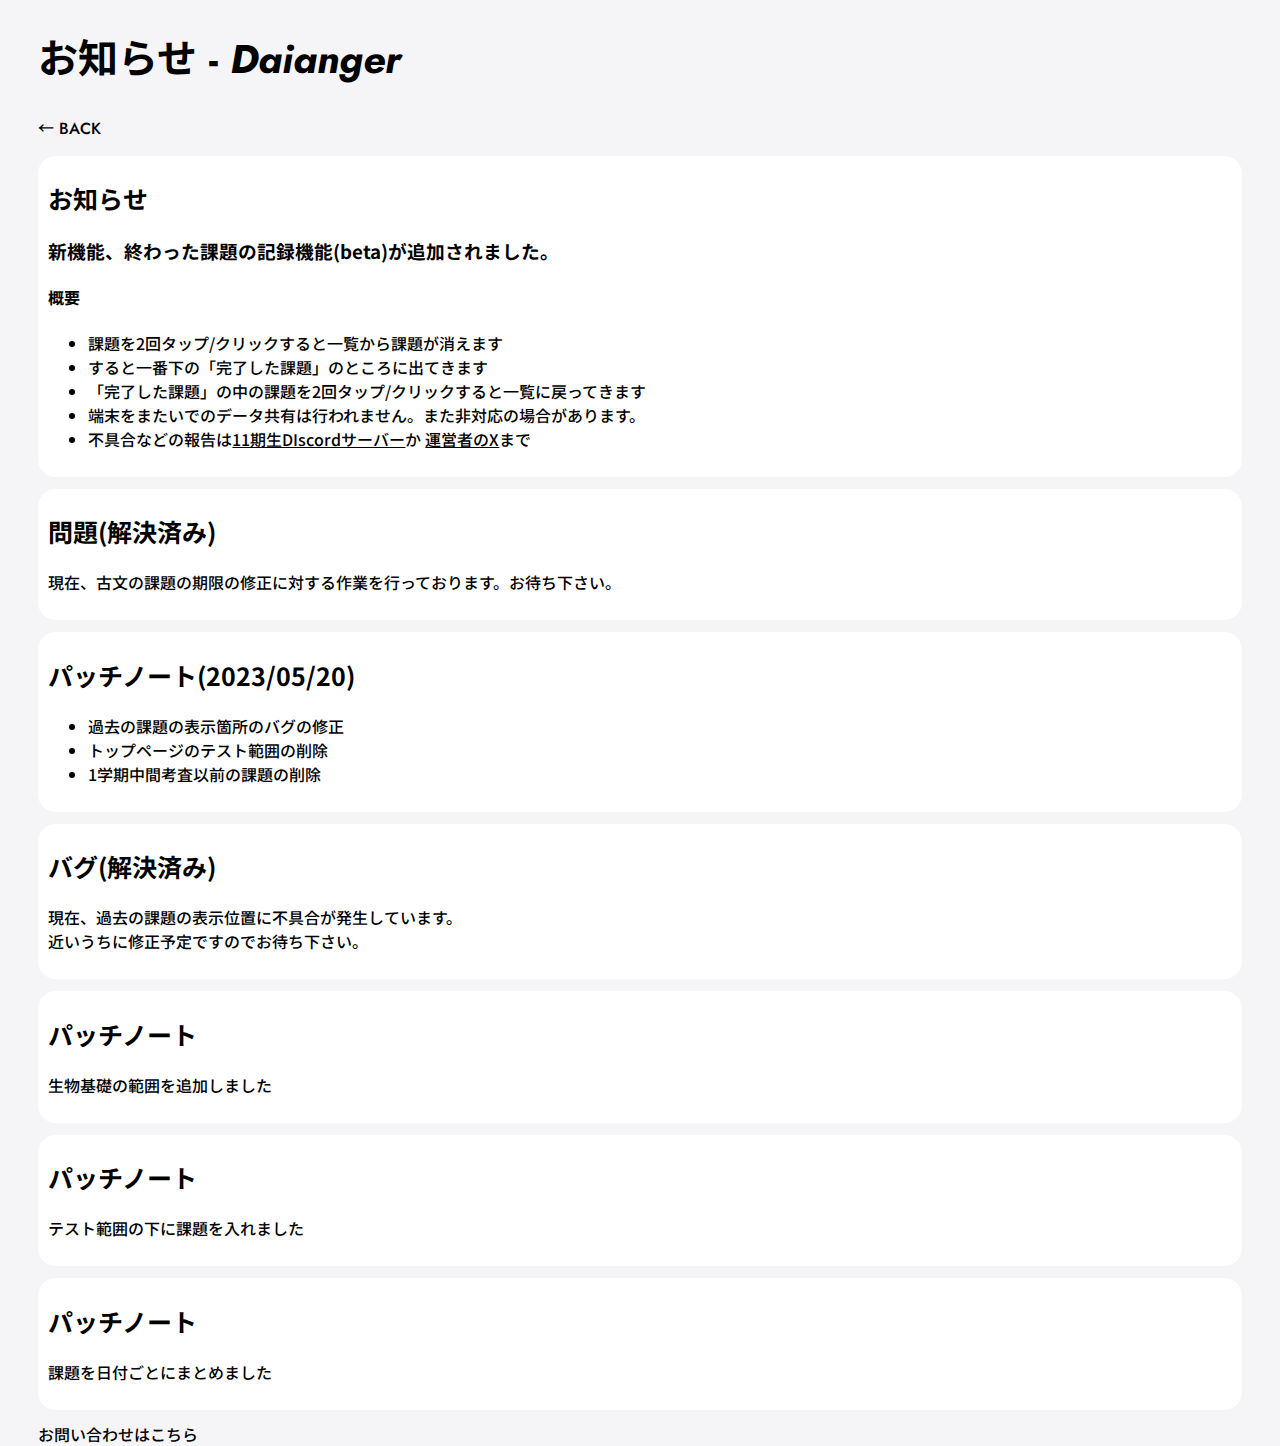
<file: html/things.html>
<!DOCTYPE html>
<html lang="ja">

<head>
    <meta charset="UTF-8">
    <meta http-equiv="X-UA-Compatible" content="IE=edge">
    <meta name="viewport" content="width=device-width, initial-scale=1.0">
    <title>お知らせ - Daianger</title>
    <link rel="stylesheet" href="../stylesheet/homework.css">
    <link rel="icon" type="image/png" sizes="16x16" href="../image/favicon-16x16.png">
    <meta name="msapplication-TileColor" content="#ffffff">
    <meta name="theme-color" content="#ffffff">
    <link rel="manifest" href="../js/manifest.json">
    <script>if ('serviceWorker' in navigator) {
            navigator.serviceWorker.register('../js/service-worker.js').then(function () {
                console.log("Service Worker is registered!!");
            });
        }
    </script>

</head>

<body>
    <div class="main">
        <div class="homeworks" id="homeworks">
            <h1><span class="jap">お知らせ</span> - <span class="italic">Daianger</span></h1>
            <p class="navi"><a href="./index.html"> ← BACK</a></p>
            <div class="homework">
                <h2>お知らせ</h2>
                <h3>新機能、終わった課題の記録機能(beta)が追加されました。</h3>
                <h4>概要</h4>
                <ul>
                    <li>課題を2回タップ/クリックすると一覧から課題が消えます</li>
                    <li>すると一番下の「完了した課題」のところに出てきます</li>
                    <li>「完了した課題」の中の課題を2回タップ/クリックすると一覧に戻ってきます</li>
                    <li>端末をまたいでのデータ共有は行われません。また非対応の場合があります。</li>
                    <li>不具合などの報告は<a href="https://discord.gg/4pCMDtMc"style="text-decoration: underline;">11期生DIscordサーバー</a>か
                        <a style="text-decoration: underline;" href="https://twitter.com/ichi_0I">運営者のX</a>まで</li>
                </ul>
            </div>
            <div class="homework">
                <h2>問題(解決済み)</h2>
                <p>現在、古文の課題の期限の修正に対する作業を行っております。お待ち下さい。

                </p>
            </div>
            <div class="homework">
                <h2>パッチノート(2023/05/20)</h2>
                <ul>
                    <li>過去の課題の表示箇所のバグの修正</li>
                    <li>トップページのテスト範囲の削除</li>
                    <li>1学期中間考査以前の課題の削除</li>
                </ul>
            </div>
            <div class="homework">
                <h2>バグ(解決済み)</h2>
                <p>現在、過去の課題の表示位置に不具合が発生しています。<br>
                    近いうちに修正予定ですのでお待ち下さい。
                </p>
            </div>
            <div class="homework">
                <h2>パッチノート</h2>
                <p>生物基礎の範囲を追加しました
                </p>
            </div>
            <div class="homework">
                <h2>パッチノート</h2>
                <p>テスト範囲の下に課題を入れました
                </p>
            </div>
            <div class="homework">
                <h2>パッチノート</h2>
                <p>課題を日付ごとにまとめました
                </p>
            </div>

            <a href="https://twitter.com/ichi_0I" target="_blank" style="margin-top: 30px;">お問い合わせはこちら</a>




        </div>
    </div>
    <script src="../js/move.js"></script>
    <!--今後の更新案
    通知
    チェックリスト
    -->
</body>

</html>
</file>
<file: stylesheet/homework.css>
@import url('https://fonts.googleapis.com/css2?family=Jost:ital,wght@1,600&family=Noto+Sans+JP:wght@500;700&display=swap');

body {
    margin: 0;
    font-family: 'Noto Sans JP', sans-serif;
    font-weight: 500;

}

@media (prefers-color-scheme: light) {
    body {
        background-color: #F5F5F7;
        color: black;
    }

    .homework {
        background-color: #FFFFFF;
    }

    button {
        background-color: #F5F5F7;
    }
}

@media (prefers-color-scheme: dark) {
    body {
        background-color: #000000;
        color: white;
    }

    .homework {
        background-color: #1D1D1F;
    }

    button {
        background-color: #000000;
        color: white;
    }
}

.italic {
    font-style: italic;
}

.main {
    min-height: 100vh;
    padding-left: 3%;
    padding-right: 3%;
}

.homeworks>h1 {
    font-family: 'Jost', 'Noto Sans JP', sans-serif;
    font-size: 40px;
}

.homework {
    margin-right: auto;
    margin-left: auto;
    padding-left: 10px;
    margin-bottom: 12px;
    padding-top: 4px;
    padding-bottom: 10px;
    border-radius: 18px;
}

td {
    font-weight: 500;
}

_::-webkit-full-page-media,
_:future,
:root .text {
    font-family: -apple-system, BlinkMacSystemFont, "ヒラギノ角ゴ ProN W3", "Hiragino Kaku Gothic ProN W3", HiraKakuProN-W3, sans-serif;
}

td {
    font-size: 19px;
}

h2 {
    font-size: 25px;
}

.box {
    display: flex;
    align-items: flex-end
}

.box>p {
    margin-left: 10px;
    padding-bottom: 5px;
}

.jap {
    font-family: 'Noto Sans JP', sans-serif;
}

.navi {
    font-family: 'Jost', 'Noto Sans JP', sans-serif;
    font-weight: 500;
}

.group {
    border-radius: 18px;
}

a {
    color: inherit;
    text-decoration: none;
}

button {
    margin: 3px;
    padding: 10px;
    border: none;
    border-radius: 10px;
    font-weight: bold;
    font-family: 'Noto Sans JP', sans-serif;
}
</file>
<file: stylesheet/index.css>
.homeworks > ul{
    list-style: none;
}
.homeworkdigest{
    max-height: 600px;
    overflow: hidden;
    position: relative;
}
.moya{
    position: absolute;
    bottom: 0;
    width: 100%;
    height: 150px;
    border-radius: 3px;
}
@media (prefers-color-scheme: dark) {
    .moya{ background:linear-gradient(to bottom,rgba(255,255,255,0) 0%, rgba(0,0,0,0.95) 90%);
    }
}
@media (prefers-color-scheme: light) {
    .moya{ background:linear-gradient(to bottom,rgba(0,0,0,0) 0%, rgba(245,245,247,0.95) 100%);
    }
}
.links{
    padding-left: 0;
}
a{
    color: inherit;
    text-decoration: none;
}
</file>
